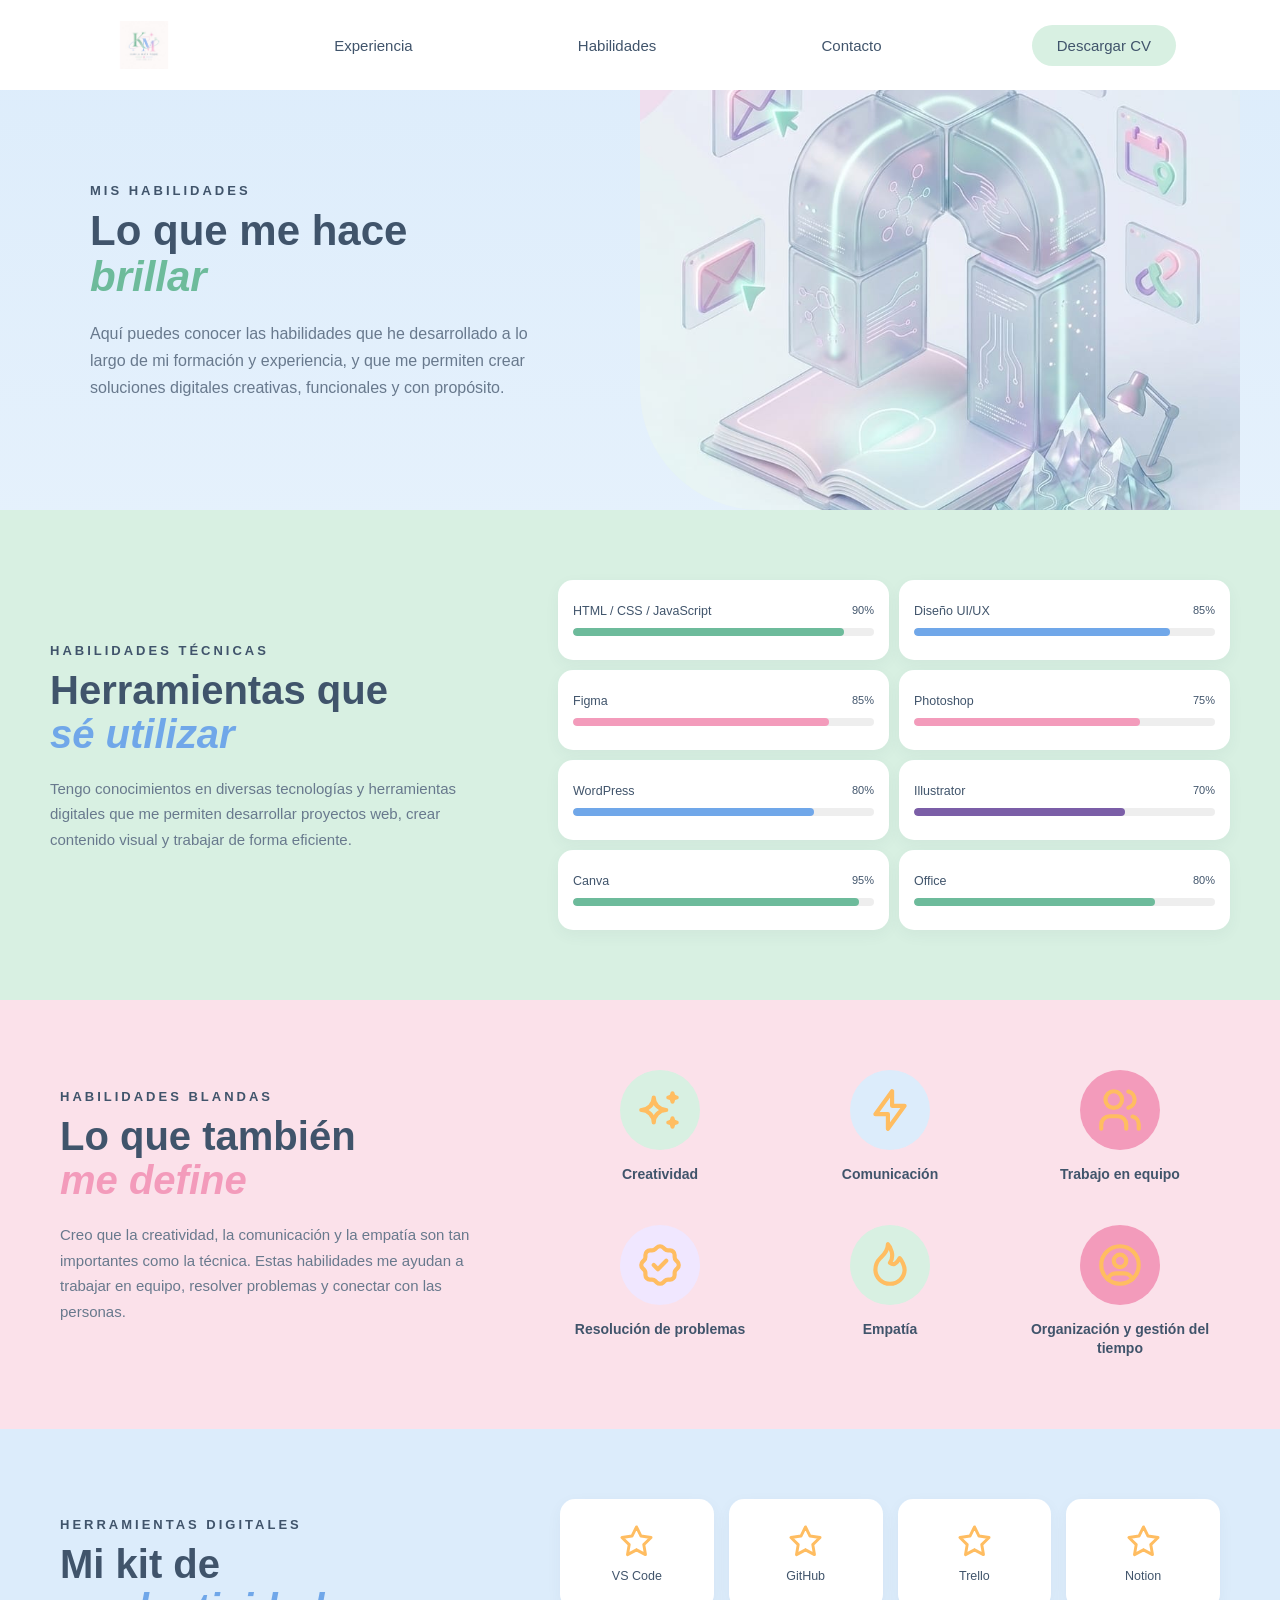
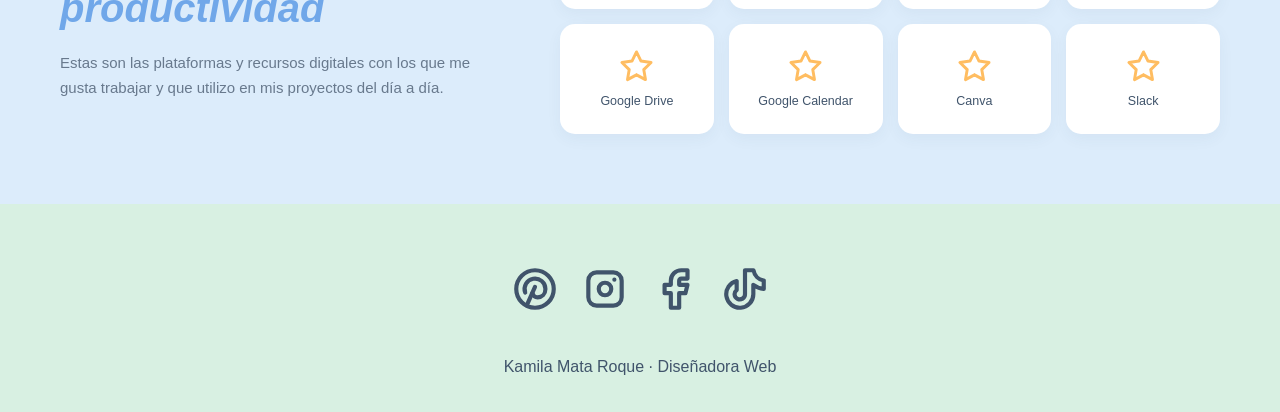
<file: diseñoweb/pages/comentarios.html>
<!DOCTYPE html>
<html lang="es">

<head>
    <meta charset="UTF-8">
    <meta name="viewport" content="width=device-width, initial-scale=1.0">

    <title>Habilidades | Kamila Mata Roque</title>

    <link rel="stylesheet" href="../css/styles.css">
</head>

<body>

    <header>

        <nav class="navegacion-principal contenedor">
            <a href="../index.html"><img src="../img/logo.png" alt="Logo KM"></a>
            <a href="../pages/nosotros.html">Experiencia</a>
            <a href="../pages/comentarios.html" class="activo">Habilidades</a>
            <a href="contacto.html">Contacto</a>
            <a href="../cv/curriculum.pdf" class="boton-cv">Descargar CV</a>
        </nav>
    </header>


    <main>
        <section class="habilidades-hero">
            <div class="habilidades-hero-texto">
                <p class="etiqueta">
                    MIS HABILIDADES
                </p>
                <h1>
                    Lo que me hace
                    <span>brillar</span>
                </h1>
                <p>
                    Aquí puedes conocer las habilidades que he
                    desarrollado a lo largo de mi formación y
                    experiencia, y que me permiten crear soluciones
                    digitales creativas, funcionales y con propósito.
                </p>
            </div>

            <div class="habilidades-hero-imagen">
                <img src="../img/pro1.jpeg"alt="Espacio de trabajo">
            </div>
        </section>

        <section class="habilidades-tecnicas">
            <div class="habilidades-seccion-texto">
                <p class="etiqueta">
                    HABILIDADES TÉCNICAS
                </p>
                <h2>
                    Herramientas que
                    <span>sé utilizar</span>
                </h2>
                <p>
                    Tengo conocimientos en diversas tecnologías
                    y herramientas digitales que me permiten
                    desarrollar proyectos web, crear contenido
                    visual y trabajar de forma eficiente.
                </p>
            </div>

            <div class="lista-habilidades">
                <div class="habilidad">
                    <div class="habilidad-contenido">
                        <div class="habilidad-nombre">
                            <span>HTML / CSS / JavaScript</span>
                            <small>90%</small>
                        </div>
                        <div class="barra">
                            <span style="width: 90%;"></span>
                        </div>
                    </div>
                </div>


                <div class="habilidad">
                    <div class="habilidad-contenido">
                        <div class="habilidad-nombre">
                            <span>Diseño UI/UX</span>
                            <small>85%</small>
                        </div>
                        <div class="barra azul-barra">
                            <span style="width: 85%;"></span>
                        </div>
                    </div>
                </div>

                <div class="habilidad">
                    <div class="habilidad-contenido">
                        <div class="habilidad-nombre">
                            <span>Figma</span>
                            <small>85%</small>
                        </div>

                        <div class="barra rosa-barra">
                            <span style="width: 85%;"></span>
                        </div>
                    </div>
                </div>


                <div class="habilidad">
                    <div class="habilidad-contenido">
                        <div class="habilidad-nombre">
                            <span>Photoshop</span>
                            <small>75%</small>
                        </div>
                        <div class="barra rosa-barra">
                            <span style="width: 75%;"></span>
                        </div>
                    </div>
                </div>


                <div class="habilidad">
                    <div class="habilidad-contenido">
                        <div class="habilidad-nombre">
                            <span>WordPress</span>
                            <small>80%</small>
                        </div>
                        <div class="barra azul-barra">
                            <span style="width: 80%;"></span>
                        </div>
                    </div>
                </div>


                <div class="habilidad">
                    <div class="habilidad-contenido">
                        <div class="habilidad-nombre">
                            <span>Illustrator</span>
                            <small>70%</small>
                        </div>

                        <div class="barra lila-barra">
                            <span style="width: 70%;"></span>
                        </div>
                    </div>
                </div>


                <div class="habilidad">
                    <div class="habilidad-contenido">
                        <div class="habilidad-nombre">
                            <span>Canva</span>
                            <small>95%</small>
                        </div>
                        <div class="barra">
                            <span style="width: 95%;"></span>
                        </div>
                    </div>
                </div>


                <div class="habilidad">
                    <div class="habilidad-contenido">
                        <div class="habilidad-nombre">
                            <span>Office</span>
                            <small>80%</small>
                        </div>
                        <div class="barra">
                            <span style="width: 80%;"></span>
                        </div>
                    </div>
                </div>
            </div>
        </section>

        <section class="habilidades-blandas">
            <div class="blandas-texto">
                <p class="etiqueta">
                    HABILIDADES BLANDAS
                </p>

                <h2>
                    Lo que también
                    <span>me define</span>
                </h2>

                <p>
                    Creo que la creatividad, la comunicación y
                    la empatía son tan importantes como la técnica.
                    Estas habilidades me ayudan a trabajar en equipo,
                    resolver problemas y conectar con las personas.
                </p>

            </div>

            <div class="blandas-grid">
                <div class="habilidad-blanda">
                    <div class="circulo verde">
                        <svg xmlns="http://www.w3.org/2000/svg" width="50" height="50" viewBox="0 0 24 24" fill="none" stroke="#ffbd61" stroke-width="2" stroke-linecap="round" stroke-linejoin="round" class="icon icon-tabler icons-tabler-outline icon-tabler-sparkles">
	                        <path stroke="none" d="M0 0h24v24H0z" fill="none" />
	                        <path d="M16 18a2 2 0 0 1 2 2a2 2 0 0 1 2 -2a2 2 0 0 1 -2 -2a2 2 0 0 1 -2 2m0 -12a2 2 0 0 1 2 2a2 2 0 0 1 2 -2a2 2 0 0 1 -2 -2a2 2 0 0 1 -2 2m-7 12a6 6 0 0 1 6 -6a6 6 0 0 1 -6 -6a6 6 0 0 1 -6 6a6 6 0 0 1 6 6" />
                        </svg>
                    </div>

                    <h3>
                        Creatividad
                    </h3>

                </div>


                <div class="habilidad-blanda">
                    <div class="circulo azul">
                        <svg xmlns="http://www.w3.org/2000/svg" width="50" height="50" viewBox="0 0 24 24" fill="none" stroke="#ffbd61" stroke-width="2" stroke-linecap="round" stroke-linejoin="round" class="icon icon-tabler icons-tabler-outline icon-tabler-bolt">
	                        <path stroke="none" d="M0 0h24v24H0z" fill="none" />
	                        <path d="M13 3l0 7l6 0l-8 11l0 -7l-6 0l8 -11" />
                        </svg>
                    </div>

                    <h3>
                        Comunicación
                    </h3>

                </div>


                <div class="habilidad-blanda">
                    <div class="circulo rosa">
                        <svg xmlns="http://www.w3.org/2000/svg" width="50" height="50" viewBox="0 0 24 24" fill="none" stroke="#ffbd61" stroke-width="2" stroke-linecap="round" stroke-linejoin="round" class="icon icon-tabler icons-tabler-outline icon-tabler-users">
	                        <path stroke="none" d="M0 0h24v24H0z" fill="none" />
	                        <path d="M5 7a4 4 0 1 0 8 0a4 4 0 1 0 -8 0" />
	                        <path d="M3 21v-2a4 4 0 0 1 4 -4h4a4 4 0 0 1 4 4v2" />
	                        <path d="M16 3.13a4 4 0 0 1 0 7.75" />
	                        <path d="M21 21v-2a4 4 0 0 0 -3 -3.85" />
                        </svg>
                    </div>

                    <h3>
                        Trabajo en equipo
                    </h3>

                </div>


                <div class="habilidad-blanda">

                    <div class="circulo lila">
                        <svg xmlns="http://www.w3.org/2000/svg" width="50" height="50" viewBox="0 0 24 24" fill="none" stroke="#ffbd61" stroke-width="2" stroke-linecap="round" stroke-linejoin="round" class="icon icon-tabler icons-tabler-outline icon-tabler-rosette-discount-check">
	<path stroke="none" d="M0 0h24v24H0z" fill="none" />
	<path d="M5 7.2a2.2 2.2 0 0 1 2.2 -2.2h1a2.2 2.2 0 0 0 1.55 -.64l.7 -.7a2.2 2.2 0 0 1 3.12 0l.7 .7c.412 .41 .97 .64 1.55 .64h1a2.2 2.2 0 0 1 2.2 2.2v1c0 .58 .23 1.138 .64 1.55l.7 .7a2.2 2.2 0 0 1 0 3.12l-.7 .7a2.2 2.2 0 0 0 -.64 1.55v1a2.2 2.2 0 0 1 -2.2 2.2h-1a2.2 2.2 0 0 0 -1.55 .64l-.7 .7a2.2 2.2 0 0 1 -3.12 0l-.7 -.7a2.2 2.2 0 0 0 -1.55 -.64h-1a2.2 2.2 0 0 1 -2.2 -2.2v-1a2.2 2.2 0 0 0 -.64 -1.55l-.7 -.7a2.2 2.2 0 0 1 0 -3.12l.7 -.7a2.2 2.2 0 0 0 .64 -1.55v-1" />
	<path d="M9 12l2 2l4 -4" />
</svg>
                    </div>

                    <h3>
                        Resolución
                        de problemas
                    </h3>

                </div>


                <div class="habilidad-blanda">

                    <div class="circulo verde">
                        <svg xmlns="http://www.w3.org/2000/svg" width="50" height="50" viewBox="0 0 24 24" fill="none" stroke="#ffbd61" stroke-width="2" stroke-linecap="round" stroke-linejoin="round" class="icon icon-tabler icons-tabler-outline icon-tabler-flame">
	                        <path stroke="none" d="M0 0h24v24H0z" fill="none" />
	                        <path d="M12 10.941c2.333 -3.308 .167 -7.823 -1 -8.941c0 3.395 -2.235 5.299 -3.667 6.706c-1.43 1.408 -2.333 3.294 -2.333 5.588c0 3.704 3.134 6.706 7 6.706c3.866 0 7 -3.002 7 -6.706c0 -1.712 -1.232 -4.403 -2.333 -5.588c-2.084 3.353 -3.257 3.353 -4.667 2.235" />
                        </svg>
                    </div>

                    <h3>
                        Empatía
                    </h3>

                </div>


                <div class="habilidad-blanda">

                    <div class="circulo rosa">
                        <svg xmlns="http://www.w3.org/2000/svg" width="50" height="50" viewBox="0 0 24 24" fill="none" stroke="#ffbd61" stroke-width="2" stroke-linecap="round" stroke-linejoin="round" class="icon icon-tabler icons-tabler-outline icon-tabler-user-circle">
	<path stroke="none" d="M0 0h24v24H0z" fill="none" />
	<path d="M3 12a9 9 0 1 0 18 0a9 9 0 1 0 -18 0" />
	<path d="M9 10a3 3 0 1 0 6 0a3 3 0 1 0 -6 0" />
	<path d="M6.168 18.849a4 4 0 0 1 3.832 -2.849h4a4 4 0 0 1 3.834 2.855" />
</svg>
                    </div>

                    <h3>
                        Organización
                        y gestión del tiempo
                    </h3>

                </div>

            </div>

        </section>


        <section class="herramientas-digitales">

            <div class="herramientas-texto">

                <p class="etiqueta">
                    HERRAMIENTAS DIGITALES
                </p>

                <h2>
                    Mi kit de
                    <span>productividad</span>
                </h2>

                <p>
                    Estas son las plataformas y recursos digitales
                    con los que me gusta trabajar y que utilizo
                    en mis proyectos del día a día.
                </p>
            </div>


            <div class="herramientas-grid">

                <div class="herramienta">
                    <svg xmlns="http://www.w3.org/2000/svg" width="35" height="35" viewBox="0 0 24 24" fill="none" stroke="#ffbd61" stroke-width="2" stroke-linecap="round" stroke-linejoin="round" class="icon icon-tabler icons-tabler-outline icon-tabler-star">
	                    <path stroke="none" d="M0 0h24v24H0z" fill="none" />
	                    <path d="M12 17.75l-6.172 3.245l1.179 -6.873l-5 -4.867l6.9 -1l3.086 -6.253l3.086 6.253l6.9 1l-5 4.867l1.179 6.873l-6.158 -3.245" />
                    </svg>
                    <span>VS Code</span>
                </div>

                <div class="herramienta">
                    <svg xmlns="http://www.w3.org/2000/svg" width="35" height="35" viewBox="0 0 24 24" fill="none" stroke="#ffbd61" stroke-width="2" stroke-linecap="round" stroke-linejoin="round" class="icon icon-tabler icons-tabler-outline icon-tabler-star">
	                    <path stroke="none" d="M0 0h24v24H0z" fill="none" />
	                    <path d="M12 17.75l-6.172 3.245l1.179 -6.873l-5 -4.867l6.9 -1l3.086 -6.253l3.086 6.253l6.9 1l-5 4.867l1.179 6.873l-6.158 -3.245" />
                    </svg>
                    <span>GitHub</span>
                </div>

                <div class="herramienta">
                    <svg xmlns="http://www.w3.org/2000/svg" width="35" height="35" viewBox="0 0 24 24" fill="none" stroke="#ffbd61" stroke-width="2" stroke-linecap="round" stroke-linejoin="round" class="icon icon-tabler icons-tabler-outline icon-tabler-star">
	                    <path stroke="none" d="M0 0h24v24H0z" fill="none" />
	                    <path d="M12 17.75l-6.172 3.245l1.179 -6.873l-5 -4.867l6.9 -1l3.086 -6.253l3.086 6.253l6.9 1l-5 4.867l1.179 6.873l-6.158 -3.245" />
                    </svg>
                    <span>Trello</span>
                </div>

                <div class="herramienta">
                        <svg xmlns="http://www.w3.org/2000/svg" width="35" height="35" viewBox="0 0 24 24" fill="none" stroke="#ffbd61" stroke-width="2" stroke-linecap="round" stroke-linejoin="round" class="icon icon-tabler icons-tabler-outline icon-tabler-star">
                            <path stroke="none" d="M0 0h24v24H0z" fill="none" />
                            <path d="M12 17.75l-6.172 3.245l1.179 -6.873l-5 -4.867l6.9 -1l3.086 -6.253l3.086 6.253l6.9 1l-5 4.867l1.179 6.873l-6.158 -3.245" />
                        </svg>
                    <span>Notion</span>
                </div>

                <div class="herramienta">
                    <svg xmlns="http://www.w3.org/2000/svg" width="35" height="35" viewBox="0 0 24 24" fill="none" stroke="#ffbd61" stroke-width="2" stroke-linecap="round" stroke-linejoin="round" class="icon icon-tabler icons-tabler-outline icon-tabler-star">
	                    <path stroke="none" d="M0 0h24v24H0z" fill="none" />
	                    <path d="M12 17.75l-6.172 3.245l1.179 -6.873l-5 -4.867l6.9 -1l3.086 -6.253l3.086 6.253l6.9 1l-5 4.867l1.179 6.873l-6.158 -3.245" />
                    </svg>
                    <span>Google Drive</span>
                </div>

                <div class="herramienta">
                    <svg xmlns="http://www.w3.org/2000/svg" width="35" height="35" viewBox="0 0 24 24" fill="none" stroke="#ffbd61" stroke-width="2" stroke-linecap="round" stroke-linejoin="round" class="icon icon-tabler icons-tabler-outline icon-tabler-star">
	                    <path stroke="none" d="M0 0h24v24H0z" fill="none" />
	                    <path d="M12 17.75l-6.172 3.245l1.179 -6.873l-5 -4.867l6.9 -1l3.086 -6.253l3.086 6.253l6.9 1l-5 4.867l1.179 6.873l-6.158 -3.245" />
                    </svg>
                    <span>Google Calendar</span>
                </div>

                <div class="herramienta">
                    <svg xmlns="http://www.w3.org/2000/svg" width="35" height="35" viewBox="0 0 24 24" fill="none" stroke="#ffbd61" stroke-width="2" stroke-linecap="round" stroke-linejoin="round" class="icon icon-tabler icons-tabler-outline icon-tabler-star">
	                    <path stroke="none" d="M0 0h24v24H0z" fill="none" />
	                    <path d="M12 17.75l-6.172 3.245l1.179 -6.873l-5 -4.867l6.9 -1l3.086 -6.253l3.086 6.253l6.9 1l-5 4.867l1.179 6.873l-6.158 -3.245" />
                    </svg>
                    <span>Canva</span>
                </div>

                <div class="herramienta">
                    <svg xmlns="http://www.w3.org/2000/svg" width="35" height="35" viewBox="0 0 24 24" fill="none" stroke="#ffbd61" stroke-width="2" stroke-linecap="round" stroke-linejoin="round" class="icon icon-tabler icons-tabler-outline icon-tabler-star">
	                    <path stroke="none" d="M0 0h24v24H0z" fill="none" />
	                    <path d="M12 17.75l-6.172 3.245l1.179 -6.873l-5 -4.867l6.9 -1l3.086 -6.253l3.086 6.253l6.9 1l-5 4.867l1.179 6.873l-6.158 -3.245" />
                    </svg>
                    <span>Slack</span>
                </div>
            </div>
        </section>
    </main>


    <footer>
         <div class="redes-sociales">
            <a href="https://pin.it/jkXwclWPa" aria-label="Pinterest">
             <svg xmlns="http://www.w3.org/2000/svg" width="50" height="50" viewBox="0 0 24 24" fill="none" stroke="currentColor" stroke-width="2" stroke-linecap="round" stroke-linejoin="round" class="icon icon-tabler icons-tabler-outline icon-tabler-brand-pinterest"><path stroke="none" d="M0 0h24v24H0z" fill="none" /><path d="M8 20l4 -9" /><path d="M10.7 14c.437 1.263 1.43 2 2.55 2c2.071 0 3.75 -1.554 3.75 -4a5 5 0 1 0 -9.7 1.7" /><path d="M3 12a9 9 0 1 0 18 0a9 9 0 1 0 -18 0" /></svg>
            </a>
            <a href="https://www.instagram.com/kami_roq02?igsi=NDc1dGpqNjk3Mm1j" aria-label="Instagram">
                <svg xmlns="http://www.w3.org/2000/svg" width="50" height="50" viewBox="0 0 24 24" fill="none" stroke="currentColor" stroke-width="2" stroke-linecap="round" stroke-linejoin="round" class="icon icon-tabler icons-tabler-outline icon-tabler-brand-instagram"><path stroke="none" d="M0 0h24v24H0z" fill="none" /><path d="M4 8a4 4 0 0 1 4 -4h8a4 4 0 0 1 4 4v8a4 4 0 0 1 -4 4h-8a4 4 0 0 1 -4 -4l0 -8" /><path d="M9 12a3 3 0 1 0 6 0a3 3 0 0 0 -6 0" /><path d="M16.5 7.5v.01" /></svg>
            </a>
            <a href="https://www.facebook.com/share/1EtbftNYJp/" aria-label="Facebook">
                <svg xmlns="http://www.w3.org/2000/svg" width="50" height="50" viewBox="0 0 24 24" fill="none" stroke="currentColor" stroke-width="2" stroke-linecap="round" stroke-linejoin="round" class="icon icon-tabler icons-tabler-outline icon-tabler-brand-facebook"><path stroke="none" d="M0 0h24v24H0z" fill="none" /><path d="M7 10v4h3v7h4v-7h3l1 -4h-4v-2a1 1 0 0 1 1 -1h3v-4h-3a5 5 0 0 0 -5 5v2h-3" /></svg>
            </a>
            <a href="https://www.tiktok.com/@kamilamata73?_r=1&_t=ZS-999kJkwm1GH" aria-label="TikTok">
                <svg xmlns="http://www.w3.org/2000/svg" width="50" height="50" viewBox="0 0 24 24" fill="none" stroke="currentColor" stroke-width="2" stroke-linecap="round" stroke-linejoin="round" class="icon icon-tabler icons-tabler-outline icon-tabler-brand-tiktok"><path stroke="none" d="M0 0h24v24H0z" fill="none" /><path d="M21 7.917v4.034a9.948 9.948 0 0 1 -5 -1.951v4.5a6.5 6.5 0 1 1 -8 -6.326v4.326a2.5 2.5 0 1 0 4 2v-11.5h4.083a6.005 6.005 0 0 0 4.917 4.917" /></svg>
            </a>
        </div>
        <p>
            Kamila Mata Roque · Diseñadora Web
        </p>
    </footer>

</body>
</html>
</file>
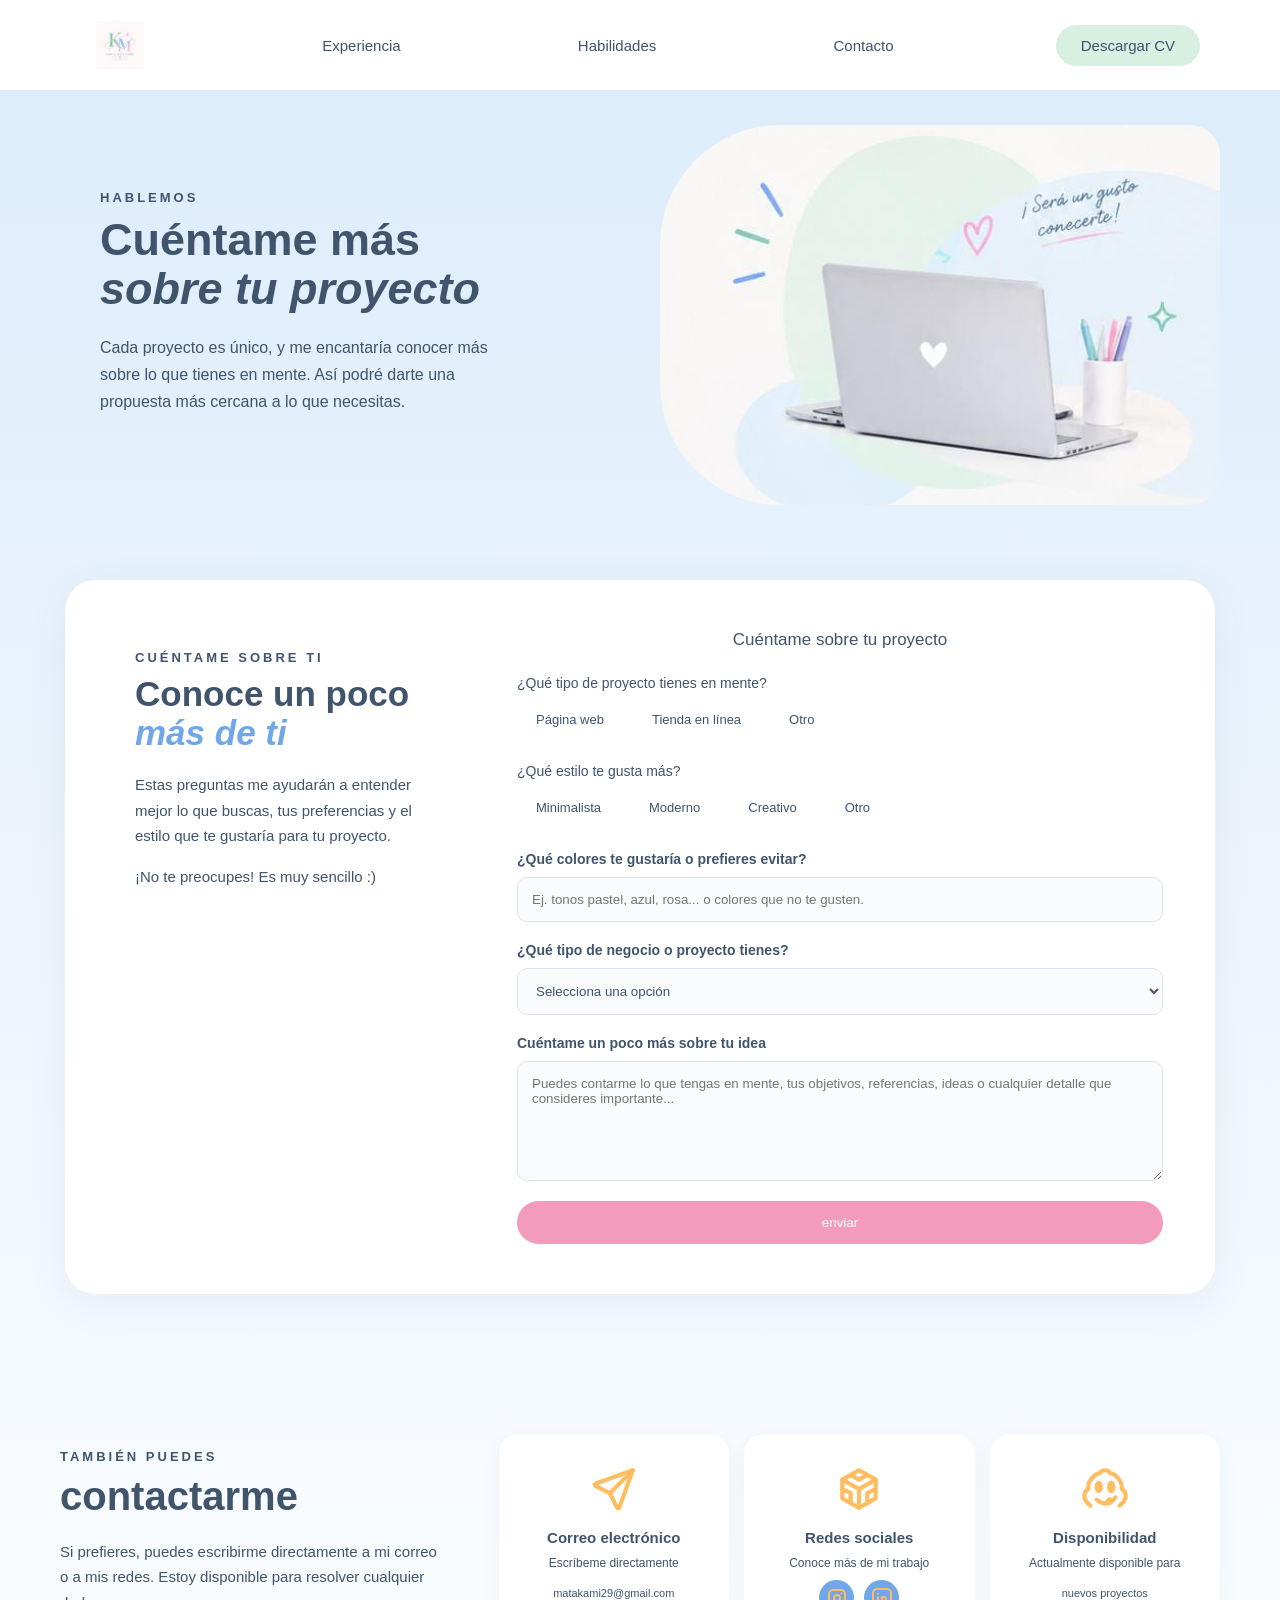
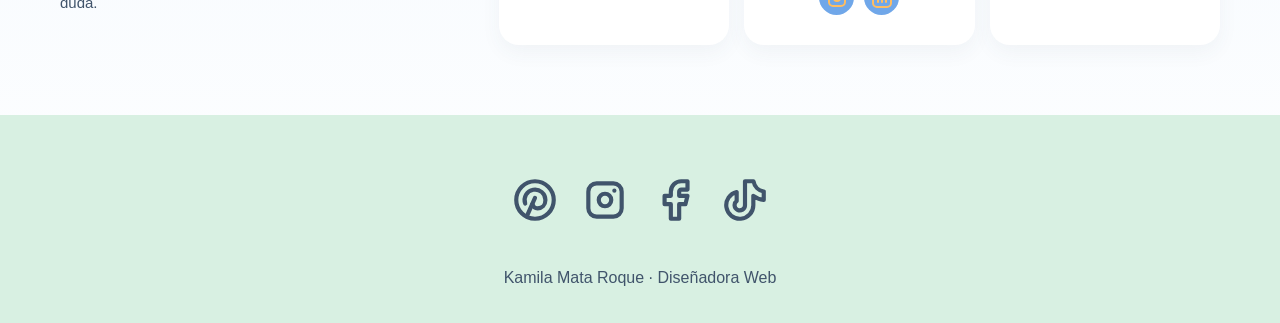
<file: diseñoweb/pages/contacto.html>
<!DOCTYPE html>
<html lang="es">

<head>

    <meta charset="UTF-8">

    <meta name="viewport" content="width=device-width, initial-scale=1.0">

    <title>Contacto | Kamila Mata Roque</title>

    <link rel="stylesheet" href="../css/styles.css">

</head>


<body>
    <header>
        <nav class="navegacion-principal">
                <a href="../index.html"><img src="../img/logo.png"  alt="Logo" width="100"></a>
                <a href="nosotros.html">Experiencia</a>
                <a href="comentarios.html">Habilidades</a>
                <a href="contacto.html" class="activo">Contacto</a>
                <a href="../cv/curriculum.pdf"class="boton-cv">Descargar CV</a>
        </nav>
    </header>

    <main>
        <section class="contacto-hero">
            <div class="contacto-hero-texto">
                <p class="etiqueta">HABLEMOS</p>
                <h1>
                    Cuéntame más
                    <span>sobre tu proyecto</span>
                </h1>
                <p>
                    Cada proyecto es único, y me encantaría conocer
                    más sobre lo que tienes en mente. Así podré darte
                    una propuesta más cercana a lo que necesitas.
                </p>
            </div>


            <div class="contacto-hero-imagen">
                <img src="../img/hab1.jpeg"alt="Espacio de trabajo de diseño web">
            </div>
    </section>


    <section class="seccion-formulario"
        div="formulario-contacto">
            <div class="formulario-introduccion">
                <p class="etiqueta">CUÉNTAME SOBRE TI</p>
                <h2>
                    Conoce un poco
                    <span>más de ti</span>
                </h2>
                <p>
                    Estas preguntas me ayudarán a entender mejor
                    lo que buscas, tus preferencias y el estilo
                    que te gustaría para tu proyecto.
                </p>
                <p>
                    ¡No te preocupes!
                    Es muy sencillo :)
            </div>


            <form action="#" class="formulario">
                <fieldset>
                    <legend>
                        Cuéntame sobre tu proyecto
                    </legend>
                    <div class="campo-formulario">
                        <label>
                            ¿Qué tipo de proyecto tienes en mente?
                        </label>
                        <div class="opciones">
                            <label class="opcion">
                                <input type="radio"
                                       name="proyecto"
                                       value="pagina-web">
                                <span>Página web</span>
                            </label>

                            <label class="opcion">
                                <input type="radio"
                                       name="proyecto"
                                       value="tienda">
                                <span>Tienda en línea</span>
                            </label>

                            <label class="opcion">
                                <input type="radio"
                                       name="proyecto"
                                       value="otro">

                                <span>Otro</span>
                            </label>
                        </div>
                    </div>

                    <div class="campo-formulario">
                        <label>
                            ¿Qué estilo te gusta más?
                        </label>
                        <div class="opciones">
                            <label class="opcion">
                                <input type="radio"
                                       name="estilo"
                                       value="minimalista">

                                <span>Minimalista</span>
                            </label>

                            <label class="opcion">
                                <input type="radio"
                                       name="estilo"
                                       value="moderno">

                                <span>Moderno</span>
                            </label>

                            <label class="opcion">
                                <input type="radio"
                                       name="estilo"
                                       value="creativo">

                                <span>Creativo</span>
                            </label>

                            <label class="opcion">
                                <input type="radio"
                                       name="estilo"
                                       value="otro">
                                <span>Otro</span>
                            </label>
                        </div>
                    </div>

                    <div class="campo">
                        <label for="colores">
                            ¿Qué colores te gustaría o prefieres evitar?
                        </label>
                        <input
                            id="colores"
                            type="text"
                            class="input-text"
                            placeholder="Ej. tonos pastel, azul, rosa... o colores que no te gusten.">
                    </div>

                    <div class="campo">
                        <label for="negocio">
                            ¿Qué tipo de negocio o proyecto tienes?
                        </label>

                        <select id="negocio"
                                class="input-text">

                            <option value="">Selecciona una opción</option>
                            <option value="emprendimiento">Emprendimiento</option>
                            <option value="negocio">Negocio</option>
                            <option value="marca-personal">Marca personal</option>
                            <option value="proyecto-escolar">Proyecto escolar</option>
                            <option value="otro">Otro</option>
                        </select>
                    </div>

                    <div class="campo">
                        <label for="mensaje">
                            Cuéntame un poco más sobre tu idea
                        </label>
                        <textarea
                            id="mensaje"
                            class="input-text"
                            placeholder="Puedes contarme lo que tengas en mente, tus objetivos, referencias, ideas o cualquier detalle que consideres importante..."
                        ></textarea>
                    </div>

                    <div class="enviar">
                                <input type="submit" value="enviar" class="boton boton-verde">
                            </div>
                </fieldset>
            </form>
        </section>

        <section class="otras-formas">
            <div class="otras-texto">
                <p class="etiqueta">
                    TAMBIÉN PUEDES
                </p>

                <h2>
                    contactarme
                </h2>

                <p>
                    Si prefieres, puedes escribirme directamente
                    a mi correo o a mis redes. Estoy disponible
                    para resolver cualquier duda.
                </p>

            </div>


            <div class="contacto-tarjetas">
                <div class="tarjeta-contacto">
                    <div class="icono-contacto verde">
                        <svg xmlns="http://www.w3.org/2000/svg" width="50" height="50" viewBox="0 0 24 24" fill="none" stroke="#ffbd61" stroke-width="2" stroke-linecap="round" stroke-linejoin="round" class="icon icon-tabler icons-tabler-outline icon-tabler-send">
	                        <path stroke="none" d="M0 0h24v24H0z" fill="none" />
	                        <path d="M10 14l11 -11" />
	                        <path d="M21 3l-6.5 18a.55 .55 0 0 1 -1 0l-3.5 -7l-7 -3.5a.55 .55 0 0 1 0 -1l18 -6.5" />
                        </svg>
                    </div>
                    <h3>
                        Correo electrónico
                    </h3>
                    <p>
                        Escríbeme directamente
                    </p>
                    <span>
                        matakami29@gmail.com
                    </span>
                </div>


                <div class="tarjeta-contacto">
                    <div class="icono-contacto azul">
                        <svg xmlns="http://www.w3.org/2000/svg" width="50" height="50" viewBox="0 0 24 24" fill="none" stroke="#ffbd61" stroke-width="2" stroke-linecap="round" stroke-linejoin="round" class="icon icon-tabler icons-tabler-outline icon-tabler-brand-codesandbox">
	                        <path stroke="none" d="M0 0h24v24H0z" fill="none" />
	                        <path d="M20 7.5v9l-4 2.25l-4 2.25l-4 -2.25l-4 -2.25v-9l4 -2.25l4 -2.25l4 2.25l4 2.25" />
	                        <path d="M12 12l4 -2.25l4 -2.25" />
	                        <path d="M12 12l0 9" />
	                        <path d="M12 12l-4 -2.25l-4 -2.25" />
	                        <path d="M20 12l-4 2v4.75" />
	                    <path d="M4 12l4 2l0 4.75" />
	        <path d="M8 5.25l4 2.25l4 -2.25" />
</svg>
                    </div>
                    <h3>
                        Redes sociales
                    </h3>
                    <p>
                        Conoce más de mi trabajo
                    </p>
                    <div class="redes-contacto">
                        <a href="https://www.instagram.com/kami_roq02?igsi=NDc1dGpqNjk3Mm1j" aria-label="Instagram">
                            <svg xmlns="http://www.w3.org/2000/svg" width="24" height="24" viewBox="0 0 24 24" fill="none" stroke="#ffbd61" stroke-width="2" stroke-linecap="round" stroke-linejoin="round" class="icon icon-tabler icons-tabler-outline icon-tabler-brand-instagram">
	                            <path stroke="none" d="M0 0h24v24H0z" fill="none" />
	                            <path d="M4 8a4 4 0 0 1 4 -4h8a4 4 0 0 1 4 4v8a4 4 0 0 1 -4 4h-8a4 4 0 0 1 -4 -4l0 -8" />
	                            <path d="M9 12a3 3 0 1 0 6 0a3 3 0 0 0 -6 0" />
                                <path d="M16.5 7.5v.01" />
                            </svg>
                        </a>
                            <a href="#" aria-label="LinkedIn">
                                <svg xmlns="http://www.w3.org/2000/svg" width="24" height="24" viewBox="0 0 24 24" fill="none" stroke="#ffbd61" stroke-width="2" stroke-linecap="round" stroke-linejoin="round" class="icon icon-tabler icons-tabler-outline icon-tabler-brand-linkedin">
	<path stroke="none" d="M0 0h24v24H0z" fill="none" />
	<path d="M8 11v5" />
	<path d="M8 8v.01" />
	<path d="M12 16v-5" />
	<path d="M16 16v-3a2 2 0 1 0 -4 0" />
	<path d="M3 7a4 4 0 0 1 4 -4h10a4 4 0 0 1 4 4v10a4 4 0 0 1 -4 4h-10a4 4 0 0 1 -4 -4l0 -10" />
</svg>
                            </a>
                    </div>
                </div>


                <div class="tarjeta-contacto">
                    <div class="icono-contacto rosa">
                        <svg xmlns="http://www.w3.org/2000/svg" width="50" height="50" viewBox="0 0 24 24" fill="none" stroke="#ffbd61" stroke-width="2" stroke-linecap="round" stroke-linejoin="round" class="icon icon-tabler icons-tabler-outline icon-tabler-michelin-bib-gourmand">
	<path stroke="none" d="M0 0h24v24H0z" fill="none" />
	<path d="M4.97 20c-2.395 -1.947 -4.763 -5.245 -1.005 -8c-.52 -4 3.442 -7.5 5.524 -7.5c.347 -1 1.499 -1.5 2.54 -1.5c1.04 0 2.135 .5 2.482 1.5c2.082 0 6.044 3.5 5.524 7.5c3.758 2.755 1.39 6.053 -1.005 8" />
	<path d="M8 11a1 2 0 1 0 2 0a1 2 0 1 0 -2 0" />
	<path d="M14 11a1 2 0 1 0 2 0a1 2 0 1 0 -2 0" />
	<path d="M8 17.085c3.5 2.712 6.5 2.712 9 -1.085" />
	<path d="M13 18.5c.815 -2.337 1.881 -1.472 2 -.55" />
</svg>
                    </div>
                    <h3>
                        Disponibilidad
                    </h3>
                    <p>
                        Actualmente disponible para
                    </p>
                    <span>nuevos proyectos</span>
                </div>
            </div>
        </section>
    </main>

    <footer>
         <div class="redes-sociales">
            <a href="https://pin.it/jkXwclWPa" aria-label="Pinterest">
             <svg xmlns="http://www.w3.org/2000/svg" width="50" height="50" viewBox="0 0 24 24" fill="none" stroke="currentColor" stroke-width="2" stroke-linecap="round" stroke-linejoin="round" class="icon icon-tabler icons-tabler-outline icon-tabler-brand-pinterest"><path stroke="none" d="M0 0h24v24H0z" fill="none" /><path d="M8 20l4 -9" /><path d="M10.7 14c.437 1.263 1.43 2 2.55 2c2.071 0 3.75 -1.554 3.75 -4a5 5 0 1 0 -9.7 1.7" /><path d="M3 12a9 9 0 1 0 18 0a9 9 0 1 0 -18 0" /></svg>
            </a>
            <a href="https://www.instagram.com/kami_roq02?igsi=NDc1dGpqNjk3Mm1j" aria-label="Instagram">
                <svg xmlns="http://www.w3.org/2000/svg" width="50" height="50" viewBox="0 0 24 24" fill="none" stroke="currentColor" stroke-width="2" stroke-linecap="round" stroke-linejoin="round" class="icon icon-tabler icons-tabler-outline icon-tabler-brand-instagram"><path stroke="none" d="M0 0h24v24H0z" fill="none" /><path d="M4 8a4 4 0 0 1 4 -4h8a4 4 0 0 1 4 4v8a4 4 0 0 1 -4 4h-8a4 4 0 0 1 -4 -4l0 -8" /><path d="M9 12a3 3 0 1 0 6 0a3 3 0 0 0 -6 0" /><path d="M16.5 7.5v.01" /></svg>
            </a>
            <a href="https://www.facebook.com/share/1EtbftNYJp/" aria-label="Facebook">
                <svg xmlns="http://www.w3.org/2000/svg" width="50" height="50" viewBox="0 0 24 24" fill="none" stroke="currentColor" stroke-width="2" stroke-linecap="round" stroke-linejoin="round" class="icon icon-tabler icons-tabler-outline icon-tabler-brand-facebook"><path stroke="none" d="M0 0h24v24H0z" fill="none" /><path d="M7 10v4h3v7h4v-7h3l1 -4h-4v-2a1 1 0 0 1 1 -1h3v-4h-3a5 5 0 0 0 -5 5v2h-3" /></svg>
            </a>
            <a href="https://www.tiktok.com/@kamilamata73?_r=1&_t=ZS-999kJkwm1GH" aria-label="TikTok">
                <svg xmlns="http://www.w3.org/2000/svg" width="50" height="50" viewBox="0 0 24 24" fill="none" stroke="currentColor" stroke-width="2" stroke-linecap="round" stroke-linejoin="round" class="icon icon-tabler icons-tabler-outline icon-tabler-brand-tiktok"><path stroke="none" d="M0 0h24v24H0z" fill="none" /><path d="M21 7.917v4.034a9.948 9.948 0 0 1 -5 -1.951v4.5a6.5 6.5 0 1 1 -8 -6.326v4.326a2.5 2.5 0 1 0 4 2v-11.5h4.083a6.005 6.005 0 0 0 4.917 4.917" /></svg>
            </a>
        </div>
        <p>
            Kamila Mata Roque · Diseñadora Web
        </p>
    </footer>
</body>
</html>
</file>
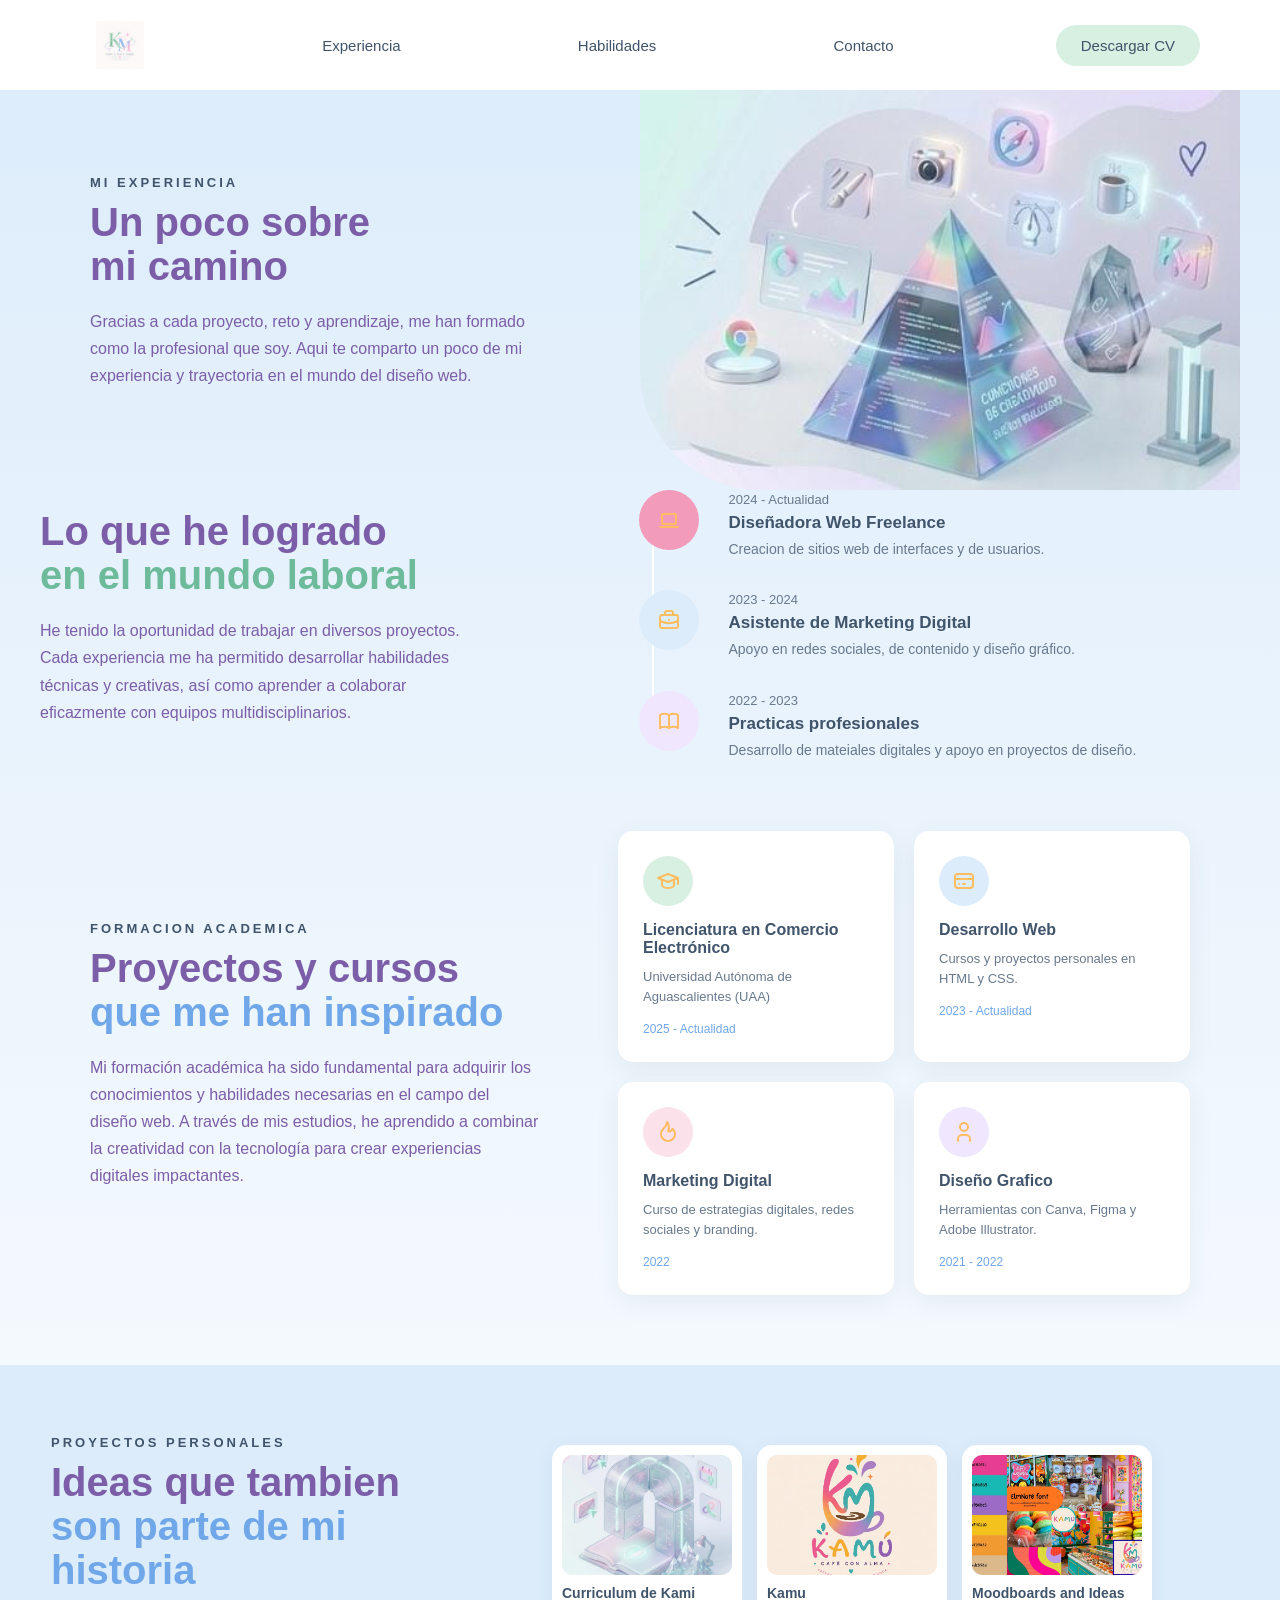
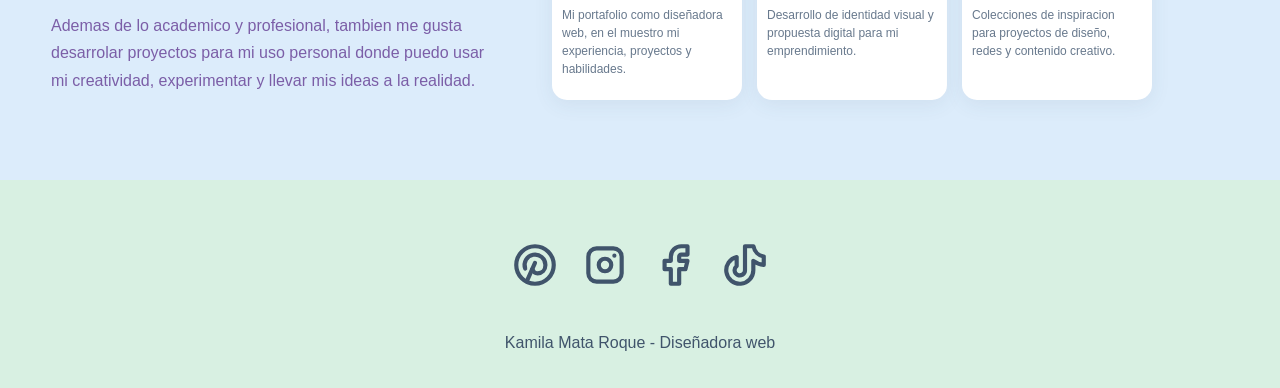
<file: diseñoweb/pages/nosotros.html>
<!DOCTYPE html>
<html lang="es">
<head>
    <meta charset="UTF-8">
    <meta name="viewport" content="width=device-width, initial-scale=1.0">
    <title>Experiencia</title>
    <link rel="stylesheet" href="../css/styles.css">
</head>
<body>
    <header>
        <div class="encabezado">
           <div class="logo">
                <!-- <img src="img/logo.png" alt="Logo" width="100"> -->
            </div> 
            <nav class="navegacion-principal">
                <a href="../index.html"><img src="../img/logo.png"  alt="Logo" width="100"></a>
                <a href="../pages/nosotros.html">Experiencia</a>
                <a href="comentarios.html">Habilidades</a>
                <a href="contacto.html">Contacto</a>
                <a href="../cv/curriculum.pdf" class="boton-cv">Descargar CV</a>
            </nav>
        </div>
    </header>
    <main>
        <section class="experiencia-intro">
            <div class="experiencia-texto">
                <p class="etiqueta">
                    Mi experiencia
                </p>
                <h1>
                    Un poco sobre
                    <span>
                        mi camino
                    </span>
                </h1>
                <p>
                    Gracias a cada proyecto, reto y aprendizaje, me han formado como la profesional que soy. Aqui te comparto un poco de mi experiencia y trayectoria en el mundo del diseño web.
                </p>
            </div>
            <div class="exp-imagen">
                <img src="../img/exp1.jpeg" alt="Imagen de experiencia">
            </div>
        </section>

        <section class="experiencia-profecional">
            <div class="exp-contenido">
                <div class="exp-descripcion">
                    <h2>Lo que he logrado
                        <span>en el mundo laboral</span>
                    </h2>
                    <p>
                        He tenido la oportunidad de trabajar en diversos proyectos. Cada experiencia me ha permitido desarrollar habilidades técnicas y creativas, así como aprender a colaborar eficazmente con equipos multidisciplinarios.
                    </p>
                </div>

                <div class="linea-tiempo">
                <div class="exp-ltem">
                    <div class="exp-icono1">
                        <svg xmlns="http://www.w3.org/2000/svg" width="24" height="24" viewBox="0 0 24 24" fill="none"         stroke="#ffbd61" stroke-width="2" stroke-linecap="round" stroke-linejoin="round" class="icon icon-tabler icons-tabler-outline icon-tabler-device-laptop">
	                        <path stroke="none" d="M0 0h24v24H0z" fill="none" />
	                        <path d="M3 19l18 0" />
	                        <path d="M5 7a1 1 0 0 1 1 -1h12a1 1 0 0 1 1 1v8a1 1 0 0 1 -1 1h-12a1 1 0 0 1 -1 -1l0 -8" />
                        </svg>
                    </div>
                    <div>
                        <small>
                            2024 - Actualidad
                        </small>
                        <h3>
                            Diseñadora Web Freelance
                        </h3>
                        <p>
                            Creacion de sitios web de interfaces y de usuarios.
                        </p>
                    </div>
                </div>

                <div class="exp-ltem">
                    <div class="exp-icono2">
                        <svg xmlns="http://www.w3.org/2000/svg" width="24" height="24" viewBox="0 0 24 24" fill="none" stroke="#ffbd61" stroke-width="2" stroke-linecap="round" stroke-linejoin="round" class="icon icon-tabler icons-tabler-outline icon-tabler-briefcase">
	                        <path stroke="none" d="M0 0h24v24H0z" fill="none" />
	                        <path d="M3 9a2 2 0 0 1 2 -2h14a2 2 0 0 1 2 2v9a2 2 0 0 1 -2 2h-14a2 2 0 0 1 -2 -2l0 -9" />
	                        <path d="M8 7v-2a2 2 0 0 1 2 -2h4a2 2 0 0 1 2 2v2" />
	                        <path d="M12 12l0 .01" />
	                    <path d="M3 13a20 20 0 0 0 18 0" />
                    </svg> 
                    </div>
                    <div>
                        <small>
                            2023 - 2024
                        </small>
                        <h3>
                            Asistente de Marketing Digital
                        </h3>
                        <p>
                            Apoyo en redes sociales, de contenido y diseño gráfico.
                        </p>
                    </div>
                </div>

                <div class="exp-ltem">
                    <div class="exp-icono3">
                        <svg xmlns="http://www.w3.org/2000/svg" width="24" height="24" viewBox="0 0 24 24" fill="none" stroke="#ffbd61" stroke-width="2" stroke-linecap="round" stroke-linejoin="round" class="icon icon-tabler icons-tabler-outline icon-tabler-book">
	                        <path stroke="none" d="M0 0h24v24H0z" fill="none" />
	                        <path d="M3 19a9 9 0 0 1 9 0a9 9 0 0 1 9 0" />
	                        <path d="M3 6a9 9 0 0 1 9 0a9 9 0 0 1 9 0" />
	                        <path d="M3 6l0 13" />
	                        <path d="M12 6l0 13" />
	                        <path d="M21 6l0 13" />
                        </svg>
                    </div>
                    <div>
                        <small>
                            2022 - 2023
                        </small>
                        <h3>
                            Practicas profesionales
                        </h3>
                        <p>
                            Desarrollo de mateiales digitales y apoyo en proyectos de diseño.
                        </p>
                    </div>
                </div>
            </div>
        </div>
        </section>

        <section class="formacion">
            <div class="formacion-texto">
                <p class="etiqueta">
                    FORMACION ACADEMICA
                </p>
                <h2>
                    Proyectos y cursos
                    <span>
                        que me han inspirado
                    </span>
                </h2>
                <p>
                    Mi formación académica ha sido fundamental para adquirir los conocimientos y habilidades necesarias en el campo del diseño web. A través de mis estudios, he aprendido a combinar la creatividad con la tecnología para crear experiencias digitales impactantes.
                </p>
            </div>

            <div class="formacion-tarjetas">
                <article class="tarjeta">
                    <div class="tar-icino1">
                        <svg xmlns="http://www.w3.org/2000/svg" width="24" height="24" viewBox="0 0 24 24" fill="none" stroke="#ffbd61" stroke-width="2" stroke-linecap="round" stroke-linejoin="round" class="icon icon-tabler icons-tabler-outline icon-tabler-school">
	                        <path stroke="none" d="M0 0h24v24H0z" fill="none" />
	                        <path d="M22 9l-10 -4l-10 4l10 4l10 -4v6" />
	                        <path d="M6 10.6v5.4a6 3 0 0 0 12 0v-5.4" />
                        </svg>
                    </div>
                    <h3>
                        Licenciatura en Comercio Electrónico 
                    </h3>
                    <p>
                        Universidad Autónoma de Aguascalientes (UAA)
                    </p>
                    <small>
                        2025 - Actualidad
                    </small>
                </article>

                <article class="tarjeta">
                    <div class="tar-icino2">
                        <svg xmlns="http://www.w3.org/2000/svg" width="24" height="24" viewBox="0 0 24 24" fill="none" stroke="#ffbd61" stroke-width="2" stroke-linecap="round" stroke-linejoin="round" class="icon icon-tabler icons-tabler-outline icon-tabler-credit-card">
	                        <path stroke="none" d="M0 0h24v24H0z" fill="none" />
	                        <path d="M3 8a3 3 0 0 1 3 -3h12a3 3 0 0 1 3 3v8a3 3 0 0 1 -3 3h-12a3 3 0 0 1 -3 -3l0 -8" />
	                        <path d="M3 10l18 0" />
                            <path d="M7 15l.01 0" />
                            <path d="M11 15l2 0" />
                        </svg>
                    </div>
                    <h3>
                        Desarrollo Web
                    </h3>
                    <p>
                       Cursos y proyectos personales en HTML y CSS.
                    </p>
                    <small>
                        2023 - Actualidad
                    </small>
                </article>

                <article class="tarjeta">
                    <div class="tar-icino3">
                        <svg xmlns="http://www.w3.org/2000/svg" width="24" height="24" viewBox="0 0 24 24" fill="none" stroke="#ffbd61" stroke-width="2" stroke-linecap="round" stroke-linejoin="round" class="icon icon-tabler icons-tabler-outline icon-tabler-flame">
	<path stroke="none" d="M0 0h24v24H0z" fill="none" />
	<path d="M12 10.941c2.333 -3.308 .167 -7.823 -1 -8.941c0 3.395 -2.235 5.299 -3.667 6.706c-1.43 1.408 -2.333 3.294 -2.333 5.588c0 3.704 3.134 6.706 7 6.706c3.866 0 7 -3.002 7 -6.706c0 -1.712 -1.232 -4.403 -2.333 -5.588c-2.084 3.353 -3.257 3.353 -4.667 2.235" />
                        </svg>
                    </div>
                    <h3>
                        Marketing Digital 
                    </h3>
                    <p>
                        Curso de estrategias digitales, redes sociales y branding.
                    </p>
                    <small>
                        2022
                    </small>
                </article>

                <article class="tarjeta">
                    <div class="tar-icino4">
                        <svg xmlns="http://www.w3.org/2000/svg" width="24" height="24" viewBox="0 0 24 24" fill="none" stroke="#ffbd61" stroke-width="2" stroke-linecap="round" stroke-linejoin="round" class="icon icon-tabler icons-tabler-outline icon-tabler-user">
	                        <path stroke="none" d="M0 0h24v24H0z" fill="none" />
	                        <path d="M8 7a4 4 0 1 0 8 0a4 4 0 0 0 -8 0" />
	                        <path d="M6 21v-2a4 4 0 0 1 4 -4h4a4 4 0 0 1 4 4v2" />
                        </svg>
                    </div>
                    <h3>
                        Diseño Grafico
                    </h3>
                    <p>
                        Herramientas con Canva, Figma y Adobe Illustrator.
                    </p>
                    <small>
                        2021 - 2022
                    </small>
                </article>
            </div>
        </section>

        <section class="proyectos-personales">
            <div class="proyectos-texto">
                <p class="etiqueta">
                    PROYECTOS PERSONALES
                </p>
                <h2>
                    Ideas que tambien
                    <span> son parte de mi historia</span>
                </h2>
                <p>
                    Ademas de lo academico y profesional, tambien me gusta desarrolar proyectos para mi uso personal donde puedo usar mi creatividad, experimentar y llevar mis ideas a la realidad.
                </p>
            </div>

            <div class="proyectos-tarjetas">
                <article class="proyecto">
                    <img src="../img/pro1.jpeg" alt="curriculum">
                    <h3>
                        Curriculum de Kami
                    </h3>
                    <p>
                        Mi portafolio como diseñadora web, en el muestro mi experiencia, proyectos y habilidades.
                    </p>
                </article>

                <article class="proyecto">
                    <img src="../img/pro2.jpeg" alt="kM">
                    <h3>
                        Kamu
                    </h3>
                    <p>
                        Desarrollo de identidad visual y propuesta digital para mi emprendimiento.
                    </p>
                </article>

                <article class="proyecto">
                    <img src="../img/pro3.jpeg" alt="mood">
                    <h3>
                        Moodboards and Ideas
                    </h3>
                    <p>
                        Colecciones de inspiracion para proyectos de diseño, redes y contenido creativo.
                    </p>
                </article>
            </div>
        </section>

        <footer>
             <div class="redes-sociales">
            <a href="https://pin.it/jkXwclWPa" aria-label="Pinterest">
             <svg xmlns="http://www.w3.org/2000/svg" width="50" height="50" viewBox="0 0 24 24" fill="none" stroke="currentColor" stroke-width="2" stroke-linecap="round" stroke-linejoin="round" class="icon icon-tabler icons-tabler-outline icon-tabler-brand-pinterest"><path stroke="none" d="M0 0h24v24H0z" fill="none" /><path d="M8 20l4 -9" /><path d="M10.7 14c.437 1.263 1.43 2 2.55 2c2.071 0 3.75 -1.554 3.75 -4a5 5 0 1 0 -9.7 1.7" /><path d="M3 12a9 9 0 1 0 18 0a9 9 0 1 0 -18 0" /></svg>
            </a>
            <a href="https://www.instagram.com/kami_roq02?igsi=NDc1dGpqNjk3Mm1j" aria-label="Instagram">
                <svg xmlns="http://www.w3.org/2000/svg" width="50" height="50" viewBox="0 0 24 24" fill="none" stroke="currentColor" stroke-width="2" stroke-linecap="round" stroke-linejoin="round" class="icon icon-tabler icons-tabler-outline icon-tabler-brand-instagram"><path stroke="none" d="M0 0h24v24H0z" fill="none" /><path d="M4 8a4 4 0 0 1 4 -4h8a4 4 0 0 1 4 4v8a4 4 0 0 1 -4 4h-8a4 4 0 0 1 -4 -4l0 -8" /><path d="M9 12a3 3 0 1 0 6 0a3 3 0 0 0 -6 0" /><path d="M16.5 7.5v.01" /></svg>
            </a>
            <a href="https://www.facebook.com/share/1EtbftNYJp/" aria-label="Facebook">
                <svg xmlns="http://www.w3.org/2000/svg" width="50" height="50" viewBox="0 0 24 24" fill="none" stroke="currentColor" stroke-width="2" stroke-linecap="round" stroke-linejoin="round" class="icon icon-tabler icons-tabler-outline icon-tabler-brand-facebook"><path stroke="none" d="M0 0h24v24H0z" fill="none" /><path d="M7 10v4h3v7h4v-7h3l1 -4h-4v-2a1 1 0 0 1 1 -1h3v-4h-3a5 5 0 0 0 -5 5v2h-3" /></svg>
            </a>
            <a href="https://www.tiktok.com/@kamilamata73?_r=1&_t=ZS-999kJkwm1GH" aria-label="TikTok">
                <svg xmlns="http://www.w3.org/2000/svg" width="50" height="50" viewBox="0 0 24 24" fill="none" stroke="currentColor" stroke-width="2" stroke-linecap="round" stroke-linejoin="round" class="icon icon-tabler icons-tabler-outline icon-tabler-brand-tiktok"><path stroke="none" d="M0 0h24v24H0z" fill="none" /><path d="M21 7.917v4.034a9.948 9.948 0 0 1 -5 -1.951v4.5a6.5 6.5 0 1 1 -8 -6.326v4.326a2.5 2.5 0 1 0 4 2v-11.5h4.083a6.005 6.005 0 0 0 4.917 4.917" /></svg>
            </a>
        </div>
            <p>
                Kamila Mata Roque - Diseñadora web
            </p>
        </footer>
    </main>
</body>
</html>
</file>
<file: diseñoweb/css/styles.css>
:root {
    /* Colores principales */
    --verde: #6DBB9B;
    --azul: #70A7E9;
    --rosa: #F39BBB;

    /* Colores claros */
    --verde-claro: #D8F0E2;
    --azul-claro: #DCECFB;
    --rosa-claro: #FBE1EA;

    /* Colores de texto */
    --azul-oscuro: #40546B;
    --gris-azulado: #68798D;
    --blanco: #FFFFFF;
    --negro: #030303;

    /* Otros colores */
    --gris-claro: #EEEEEE;
    --lila: #7B5EA7;
    --morado-claro: #F0E7FF;

    /* Tipografía */
    --fuente-principal: "Poppins", sans-serif;

    /* Tamaños */
    --tamano-fuente: 3.3rem;
}

html {
    font-size: 62.5%;
    box-sizing: border-box;
    scroll-behavior: smooth;
}

*, *::before, *::after {
    box-sizing: inherit;
}

body {
    margin: 0;
    font-size: 1.6rem;
    font-family: var(--fuente-principal);
    color: var(--azul-oscuro);
    background-color: var(--blanco);
    background-image: linear-gradient(to top, var(--blanco) 0%, var(--azul-claro) 100%);
}

img {
    max-width: 150%;
    display: block;
}

a {
    text-decoration: none;
}

h1,
h2,
h3,
p {
    margin-top: 0;
}

header {
    background-color: var(--blanco);
    width: 100%;
}

.encabezado {
    width: 100%;
}

.navegacion-principal {
    width: 100%;
    max-width: 120rem;
    min-height: 9rem;
    margin: 0 auto;
    display: flex;
    align-items: center;
    justify-content: space-between;
    padding: 1.5rem 4rem;
    gap: 3rem;
}

.navegacion-principal > a:first-child {
    display: flex;
    align-items: center;
}

.navegacion-principal > a:first-child img {
    width: 8rem;
    height: auto;
}

.navegacion-principal a {
    color: var(--azul-oscuro);
    font-size: 1.5rem;
    font-weight: 400;
    transition: 0.3s ease;
}

.navegacion-principal a:hover {
    color: var(--rosa);
}

.navegacion-principal a:nth-child(2),
.navegacion-principal a:nth-child(3),
.navegacion-principal a:nth-child(4) {
    padding: 1rem 1.5rem;
}

.navegacion-principal .boton-cv {
    background-color: var(--verde-claro);
    color: var(--azul-oscuro);
    padding: 1.2rem 2.5rem;
    border-radius: 3rem;
    font-size: 1.5rem;
    font-weight: 500;
    transition: 0.3s ease;
}

.navegacion-principal .boton-cv:hover {
    background-color: var(--verde);
    color: var(--blanco);
}

.hero {
    width: 100%;
    max-width: 120rem;
    min-height: 62rem;
    margin: 0 auto;
    position: relative;
    display: flex;
    align-items: center;
    justify-content: space-between;
    overflow: hidden;
    background-color: var(--blanco);
}

.contenido-hero {
    width: 52%;
    padding-left: 6rem;
    position: relative;
    z-index: 2;
    display: flex;
    flex-direction: column;
    align-items: flex-start;
    justify-content: center;
}

.saludo {
    font-size: 2.8rem;
    font-style: italic;
    color: var(--azul-oscuro);
    margin-bottom: 1.5rem;
}

.nombre {
    font-size: 6.5rem;
    line-height: 1;
    text-align: left;
    color: var(--verde);
    margin: 0;
    font-weight: 700;
    letter-spacing: 0.1rem;
}

.nombre strong {
    display: block;
    color: var(--azul);
    font-weight: 700;
}

.contenido-hero h2 {
    color: var(--azul-oscuro);
    font-size: 2.5rem;
    font-weight: 400;
    letter-spacing: 0.7rem;
    text-align: left;
    margin: 2.5rem 0 2rem;
}

.descripcion {
    max-width: 43rem;
    color: var(--gris-azulado);
    font-size: 1.7rem;
    line-height: 1.7;
    margin-bottom: 3rem;
}

.boton-principal {
    display: inline-block;
    background-color: var(--rosa);
    color: var(--blanco);
    padding: 1.4rem 3.5rem;
    border-radius: 3rem;
    font-size: 1.6rem;
    font-weight: 500;
    transition: 0.3s ease;
}

.boton-principal:hover {
    background-color: var(--verde);
    transform: translateY(-0.2rem);
}

.foto-he {
    width: 48%;
    height: 100%;
    position: absolute;
    right: 0;
    bottom: 0;
    display: flex;
    align-items: flex-end;
    justify-content: center;
    z-index: 1;
}

.foto-he::after {
    content: "";
    position: absolute;
    width: 28rem;
    height: 28rem;
    right: -7rem;
    bottom: -10rem;
    background-color: var(--rosa-claro);
    border-radius: 50%;
    z-index: -1;
}

.foto-he img {
    height: 58rem;
    width: auto;
    object-fit: contain;
    object-position: bottom center;
}

.informacion {
    width: 90%;
    max-width: 110rem;
    margin: -5rem auto 7rem;
    position: relative;
    z-index: 10;
    background-color: var(--blanco);
    border-radius: 3rem;
    padding: 3rem 2rem;
    display: grid;
    grid-template-columns: repeat(4, 1fr);
    box-shadow: 0 1rem 3rem rgba(64, 84, 107, 0.12);
}

.dato {
    min-height: 10rem;
    padding: 1rem 2rem;
    display: flex;
    flex-direction: column;
    align-items: center;
    justify-content: center;
    text-align: center;
    border-right: 1px solid var(--gris-claro);
}

.dato:last-child {
    border-right: none;
}

.dato svg {
    width: 4rem;
    height: 4rem;
    margin-bottom: 1rem;
    stroke: var(--verde);
}

.dato:nth-child(2) svg {
    stroke: var(--azul);
}

.dato:nth-child(3) svg {
    stroke: var(--rosa);
}

.dato:nth-child(4) svg {
    stroke: var(--verde);
}

.dato strong {
    color: var(--azul-oscuro);
    font-size: 2rem;
    font-weight: 600;
}

.dato p {
    color: var(--gris-azulado);
    font-size: 1.4rem;
    margin: 0.3rem 0 0;
    line-height: 1.5;
}

.ubicacion {
    display: none;
}

.contenedor {
    width: min(120rem, 90%);
    margin: 0 auto;
}

.sombra {
    padding: 5rem 0;
}

.sombra > h2 {
    color: var(--azul-oscuro);
    font-size: 5rem;
    margin-bottom: 4rem;
    text-align: center;
}

.servicios {
    display: grid;
    grid-template-columns: repeat(3, 1fr);
    gap: 3rem;
}

.servicio {
    background-color: var(--blanco);
    padding: 3rem 2rem;
    border-radius: 2rem;
    text-align: center;
    box-shadow: 0 0.8rem 2.5rem rgba(64, 84, 107, 0.08);
}

.servicio h3 {
    color: var(--azul-oscuro);
    font-size: 2rem;
}

.servicio p {
    color: var(--gris-azulado);
    line-height: 1.7;
    font-size: 1.5rem;
}

.servicio .icono {
    width: 10rem;
    height: 10rem;
    margin: 0 auto 2rem;
    border-radius: 50%;
    background-color: var(--verde-claro);
    display: flex;
    align-items: center;
    justify-content: center;
}

.servicio:nth-child(2) .icono {
    background-color: var(--azul-claro);
}

.servicio:nth-child(3) .icono {
    background-color: var(--rosa-claro);
}

.servicio .icono svg {
    width: 5rem;
    height: 5rem;
}

.contacto {
    padding: 6rem 0;
}

.contacto h2 {
    color: var(--azul-oscuro);
    font-size: 3.2rem;
    text-align: center;
}

.formulario {
    width: min(60rem, 100%);
    margin: 3rem auto 0;
    padding: 3rem;
    background-color: var(--morado-claro);
    border-radius: 2rem;
}

.formulario fieldset {
    border: none;
    padding: 0;
}

.formulario legend {
    color: var(--azul-oscuro);
    font-size: 1.8rem;
    font-weight: 600;
    text-align: center;
    margin-bottom: 2.5rem;
}

.contenedor-campo {
    display: grid;
    gap: 1.5rem;
}

.campo {
    display: flex;
    flex-direction: column;
}

.campo label {
    color: var(--azul-oscuro);
    font-weight: 600;
    margin-bottom: 0.7rem;
}

.input-text,
textarea {
    width: 100%;
    padding: 1.3rem;
    border: 1px solid var(--gris-claro);
    border-radius: 1rem;
    font-family: var(--fuente-principal);
    background-color: var(--blanco);
}

textarea {
    min-height: 15rem;
    resize: vertical;
}

.enviar .boton {
    width: 100%;
    border: none;
    background-color: var(--rosa);
    color: var(--blanco);
    padding: 1.4rem;
    border-radius: 3rem;
    cursor: pointer;
}

.redes-sociales {
    display: flex;
    justify-content: center;
    gap: 2rem;
    margin: 4rem 0;
}

.redes-sociales a {
    color: var(--azul-oscuro);
    transition: 0.3s ease;
}

.redes-sociales a:hover {
    color: var(--rosa);
    transform: translateY(-0.3rem);
}


.subtitulo-galeria {
    text-align: center;
}
.galeria {
    width: min(120rem, 90%);
    margin: 0 auto;
    padding: 4rem 0;
}

.subtitulo-galeria h2 {
    color: var(--azul-oscuro);
    font-size: 10rem;
    text-align: center;
}

.contenido-galeria {
    display: flex;
    flex-wrap: wrap;
    justify-content: center;
    gap: 2rem;

}

.contenido-galeria img {
    width: 20rem;
    height: 30rem;
    object-fit: cover;
    border-radius: 2rem;
}

footer {
    padding: 2rem 0;
    background-color: var(--verde-claro);
}

footer p {
    text-align: center;
}


@media (max-width: 900px) {

    .navegacion-principal {
        padding: 1.5rem 2rem;
        gap: 1rem;
    }

    .nombre {
        font-size: 5rem;
    }

    .contenido-hero {
        padding-left: 3rem;
    }

    .foto-he img {
        height: 50rem;
    }

    .informacion {
        width: 94%;
    }
}


@media (max-width: 700px) {
    .navegacion-principal {
        flex-wrap: wrap;
        justify-content: center;
    }

    .navegacion-principal > a:first-child {
        width: 100%;
        justify-content: center;
    }

    .navegacion-principal .boton-cv {
        margin-top: 1rem;
    }

    .hero {
        min-height: 75rem;
        flex-direction: column;
        justify-content: flex-start;
    }

    .contenido-hero {
        width: 100%;
        padding: 5rem 2rem 0;
        align-items: center;
        text-align: center;
    }

    .saludo {
        font-size: 2.3rem;
    }

    .nombre {
        font-size: 4.5rem;
        text-align: center;
    }

    .contenido-hero h2 {
        font-size: 2rem;
        letter-spacing: 0.4rem;
        text-align: center;
    }

    .descripcion {
        text-align: center;
        font-size: 1.5rem;
    }

    .foto-he {
        width: 100%;
        height: 40rem;
        top: auto;
        bottom: 0;
    }

    .foto-he img {
        height: 40rem;
    }

    .foto-he::before {
        width: 35rem;
        height: 35rem;
    }

    .informacion {
        grid-template-columns: 1fr 1fr;
        margin-top: -3rem;
        padding: 2rem 1rem;
    }

    .dato {
        border-right: none;
        padding: 1rem;
    }

    .dato strong {
        font-size: 1.7rem;
    }

    .dato p {
        font-size: 1.2rem;
    }

    .servicios {
        grid-template-columns: 1fr;
    }
}

.experiencia-intro {
    max-width: 120rem;
    min-height: 40rem;
    margin: 0 auto;
    display: grid;
    grid-template-columns: 1fr 1fr;
    align-items: center;
    overflow: hidden;
}

.experiencia-texto {
    padding: 5rem;
}

.etiqueta {
    color: var(--azul);
    font-size: 1.5rem;
    letter-spacing: 0.5rem;
    font-weight: 500;
    margin-bottom: 2rem;
    text-transform: uppercase;
}

.experiencia-texto h1,
.formacion-texto h2,
.proyectos-texto h2,
.exp-descripcion h2 {
    text-align: left;
    color: var(--lila);
    font-size: 4rem;
    line-height: 1.1;
    margin-bottom: 2rem;
}

.experiencia-texto h1 span,
.formacion-texto h2 span,
.proyectos-texto h2 span,
.exp-descripcion h2 span {
    display: block;
}

.experiencia-texto > p:last-child,
.formacion-texto > p:last-child,
.proyectos-texto > p:last-child,
.exp-descripcion > p {
    max-width: 45rem;
    color: var(--lila);
    line-height: 1.7;
    font-size: 1.6rem;
}

.exp-imagen {
    height: 40rem;
    overflow: hidden;
    border-radius: 0 0 0 12rem;
}

.exp-imagen img {
    width: 100%;
    height: 100%;
    object-fit: cover;
}

.experiencia-profesional {
    background-color: var(--verde-claro);
    padding: 7rem 5rem;
}

.exp-contenido {
    max-width: 120rem;
    margin: 0 auto;
    display: grid;
    grid-template-columns: 0.9fr 1.1fr;
    gap: 7rem;
    align-items: center;
}

.exp-descripcion h2 span {
    color: var(--verde);
}

.boton-proyectos {
    display: inline-block;
    padding: 1.2rem 2.8rem;
    border: 2px solid var(--verde);
    border-radius: 3rem;
    color: var(--azul-oscuro);
    font-size: 1.5rem;
    margin-top: 1.5rem;
    transition: 0.3s ease;
    text-decoration: none;
}

.boton-proyectos:hover {
    background-color: var(--verde);
    color: var(--blanco);
}


/* linea del tiempo */

.linea-tiempo {
    position: relative;
    padding-left: 2rem;
}

.linea-tiempo::before {
    content: "";
    position: absolute;
    left: 3.3rem;
    top: 3rem;
    bottom: 3rem;
    width: 2px;
    background-color: var(--blanco);
}

.exp-ltem {
    position: relative;
    z-index: 2;
    display: grid;
    grid-template-columns: 7rem 1fr;
    gap: 2rem;
    margin-bottom: 3rem;
}

.exp-ltem:last-child {
    margin-bottom: 0;
}


/* Círculos */

.exp-icono1,
.exp-icono2,
.exp-icono3 {
    width: 6rem;
    height: 6rem;
    border-radius: 50%;
    display: flex;
    align-items: center;
    justify-content: center;
    font-size: 2.5rem;
}

.exp-icono1 {
    background-color: var(--rosa);
}

.exp-icono2 {
    background-color: var(--azul-claro);
}

.exp-icono3 {
    background-color: var(--morado-claro);
}

.exp-ltem small {
    color: var(--gris-azulado);
    font-size: 1.3rem;
}

.exp-ltem h3 {
    text-align: left;
    color: var(--azul-oscuro);
    font-size: 1.7rem;
    margin: 0.5rem 0;
}

.exp-ltem p {
    color: var(--gris-azulado);
    font-size: 1.4rem;
    line-height: 1.6;
    margin: 0;
    max-width: 45rem;
}

.formacion {
    max-width: 120rem;
    margin: 0 auto;
    padding: 7rem 5rem;
    display: grid;
    grid-template-columns: 0.9fr 1.1fr;
    gap: 6rem;
    align-items: center;
}

.formacion-texto h2 span {
    color: var(--azul);
}

.formacion-tarjetas {
    display: grid;
    grid-template-columns: 1fr 1fr;
    gap: 2rem;
}


/* tarjeta completa */

.tarjeta {
    background-color: var(--blanco);
    padding: 2.5rem;
    border-radius: 1.5rem;
    box-shadow: 0 0.8rem 2.5rem rgba(64, 84, 107, 0.08);
}


/* Iconos */

.tar-icino1,
.tar-icino2,
.tar-icino3,
.tar-icino4 {
    width: 5rem;
    height: 5rem;
    border-radius: 50%;
    display: flex;
    align-items: center;
    justify-content: center;
    margin-bottom: 1.5rem;
    font-size: 2rem;
}

.tar-icino1 {
    background-color: var(--verde-claro);
}

.tar-icino2 {
    background-color: var(--azul-claro);
}

.tar-icino3 {
    background-color: var(--rosa-claro);
}

.tar-icino4 {
    background-color: var(--morado-claro);
}

.tarjeta h3 {
    text-align: left;
    color: var(--azul-oscuro);
    font-size: 1.6rem;
    margin-bottom: 1rem;
}

.tarjeta p {
    color: var(--gris-azulado);
    font-size: 1.3rem;
    line-height: 1.5;
}

.tarjeta small {
    color: var(--azul);
    font-size: 1.2rem;
}

.proyectos-personales {
    background-color: var(--azul-claro);
    padding: 7rem 5rem;
    display: grid;
    grid-template-columns: 0.8fr 1.2fr;
    gap: 5rem;
    align-items: center;
}

.proyectos-texto {
    max-width: 45rem;
    margin: 0 auto;
}

.proyectos-texto h2 span {
    color: var(--azul);
}

.proyectos-tarjetas {
    display: grid;
    grid-template-columns: repeat(3, 1fr);
    gap: 1.5rem;
    max-width: 60rem;
}

.proyecto {
    background-color: var(--blanco);
    padding: 1rem;
    border-radius: 1.5rem;
    box-shadow: 0 0.5rem 2rem rgba(64, 84, 107, 0.08);
}

.proyecto img {
    width: 100%;
    height: 12rem;
    object-fit: cover;
    border-radius: 1rem;
}

.proyecto h3 {
    text-align: left;
    color: var(--azul-oscuro);
    font-size: 1.4rem;
    margin: 1rem 0 0.5rem;
}

.proyecto p {
    color: var(--gris-azulado);
    font-size: 1.2rem;
    line-height: 1.5;
}

@media (max-width: 800px) {
    .experiencia-intro,
    .exp-contenido,
    .formacion,
    .proyectos-personales {
        grid-template-columns: 1fr;
    }
    .experiencia-texto {
        padding: 4rem 2rem 2rem;
    }

    .experiencia-texto h1,
    .formacion-texto h2,
    .proyectos-texto h2,
    .exp-descripcion h2 {
        font-size: 3.2rem;
    }

    .exp-imagen {
        height: 30rem;
        border-radius: 0 8rem 0 0;
    }

    .experiencia-profesional,
    .formacion,
    .proyectos-personales {
        padding: 5rem 2rem;
    }

    .formacion-tarjetas {
        grid-template-columns: 1fr 1fr;
    }

    .proyectos-tarjetas {
        max-width: 100%;
    }
}


@media (max-width: 550px) {

    .formacion-tarjetas,
    .proyectos-tarjetas {
        grid-template-columns: 1fr;
    }

    .exp-ltem {
        grid-template-columns: 6rem 1fr;
    }
}

.habilidades-hero {
    max-width: 120rem;
    min-height: 42rem;
    margin: 0 auto;
    display: grid;
    grid-template-columns: 1fr 1fr;
    align-items: center;
    overflow: hidden;
}

.habilidades-hero-texto {
    padding: 5rem;
}

.habilidades-hero-texto h1 {
    text-align: left;
    color: var(--azul-oscuro);
    font-size: 4.2rem;
    line-height: 1.1;
    margin-bottom: 2rem;
}

.habilidades-hero-texto h1 span {
    display: block;
    color: var(--verde);
    font-style: italic;
}

.habilidades-hero-texto > p:last-child {
    max-width: 47rem;
    color: var(--gris-azulado);
    font-size: 1.6rem;
    line-height: 1.7;
}

.habilidades-hero-imagen {
    height: 42rem;
    overflow: hidden;
    border-radius: 0 0 0 12rem;
}

.habilidades-hero-imagen img {
    width: 100%;
    height: 100%;
    object-fit: cover;
}

.habilidades-tecnicas {
    background-color: var(--verde-claro);
    padding: 7rem 5rem;
    display: grid;
    grid-template-columns: 0.8fr 1.2fr;
    gap: 6rem;
    align-items: center;
}

.habilidades-seccion-texto {
    max-width: 45rem;
    margin: 0 auto;
}

.habilidades-seccion-texto h2,
.blandas-texto h2,
.herramientas-texto h2 {
    text-align: left;
    color: var(--azul-oscuro);
    font-size: 4rem;
    line-height: 1.1;
    margin-bottom: 2rem;
}

.habilidades-seccion-texto h2 span {
    display: block;
    color: var(--azul);
    font-style: italic;
}

.habilidades-seccion-texto > p:last-of-type,
.blandas-texto > p:last-child,
.herramientas-texto > p:last-child {
    color: var(--gris-azulado);
    font-size: 1.5rem;
    line-height: 1.7;
}

.lista-habilidades {
    display: grid;
    grid-template-columns: 1fr 1fr;
    gap: 1rem;
}

.habilidad {
    min-height: 8rem;
    background-color: var(--blanco);
    border-radius: 1.5rem;
    padding: 1.5rem;
    display: flex;
    align-items: center;
    gap: 1.5rem;
    box-shadow: 0 0.5rem 1.5rem rgba(64, 84, 107, 0.05);
}

.icono-habilidad {
    flex-shrink: 0;
    width: 5.5rem;
    height: 5.5rem;
    border-radius: 50%;
    display: flex;
    align-items: center;
    justify-content: center;
    font-size: 1.8rem;
    font-weight: 600;
}

.icono-habilidad.verde {
    background-color: var(--verde-claro);
    color: var(--verde);
}

.icono-habilidad.azul {
    background-color: var(--azul-claro);
    color: var(--azul);
}

.icono-habilidad.rosa {
    background-color: var(--rosa-claro);
    color: var(--rosa);
}

.icono-habilidad.lila {
    background-color: var(--morado-claro);
    color: var(--lila);
}

.habilidad-contenido {
    width: 100%;
}

.habilidad-nombre {
    display: flex;
    justify-content: space-between;
    gap: 1rem;
    margin-bottom: 1rem;
}

.habilidad-nombre span {
    color: var(--azul-oscuro);
    font-size: 1.25rem;
}

.habilidad-nombre small {
    color: var(--azul-oscuro);
    font-size: 1.1rem;
}

.barra {
    width: 100%;
    height: 0.8rem;
    background-color: var(--gris-claro);
    border-radius: 1rem;
    overflow: hidden;
}

.barra span {
    display: block;
    height: 100%;
    background-color: var(--verde);
    border-radius: 1rem;
}

.azul-barra span {
    background-color: var(--azul);
}

.rosa-barra span {
    background-color: var(--rosa);
}

.lila-barra span {
    background-color: var(--lila);
}

.habilidades-blandas {
    padding: 7rem 6rem;
    display: grid;
    grid-template-columns: 0.8fr 1.2fr;
    gap: 6rem;
    align-items: center;
    background-color: var(--rosa-claro);
}

.blandas-texto {
    max-width: 45rem;
    margin: 0 auto;
}

.blandas-texto h2 span {
    display: block;
    color: var(--rosa);
    font-style: italic;
}

.blandas-grid {
    display: grid;
    grid-template-columns: repeat(3, 1fr);
    gap: 4rem 3rem;
}

.habilidad-blanda {
    text-align: center;
}

.circulo {
    width: 8rem;
    height: 8rem;
    margin: 0 auto 1.5rem;
    border-radius: 50%;
    display: flex;
    align-items: center;
    justify-content: center;
    font-size: 2.8rem;
}

.circulo.verde {
    background-color: var(--verde-claro);
    color: var(--verde);
}

.circulo.azul {
    background-color: var(--azul-claro);
    color: var(--azul);
}

.circulo.rosa {
    background-color: var(--rosa);
    color: var(--rosa);
}

.circulo.lila {
    background-color: var(--morado-claro);
    color: var(--lila);
}

.habilidad-blanda h3 {
    color: var(--azul-oscuro);
    font-size: 1.4rem;
    line-height: 1.4;
    margin: 0;
}

.herramientas-digitales {
    padding: 7rem 6rem;
    display: grid;
    grid-template-columns: 0.8fr 1.2fr;
    gap: 6rem;
    align-items: center;
    background-color: var(--azul-claro);
}

.herramientas-texto {
    max-width: 45rem;

    margin: 0 auto;
}

.herramientas-texto h2 span {
    display: block;
    color: var(--azul);
    font-style: italic;
}

.herramientas-grid {
    display: grid;
    grid-template-columns: repeat(4, 1fr);
    gap: 1.5rem;
}

.herramienta {
    min-height: 11rem;
    background-color: var(--blanco);
    border-radius: 1.5rem;
    display: flex;
    flex-direction: column;
    align-items: center;
    justify-content: center;
    gap: 1rem;
    box-shadow: 0 0.5rem 1.5rem rgba(64, 84, 107, 0.05);
    transition: 0.3s ease;
}

.herramienta:hover {
    transform: translateY(-0.4rem);
}

.herramienta strong {
    color: var(--azul);
    font-size: 2.4rem;
    font-weight: 700;
}

.herramienta span {
    color: var(--azul-oscuro);
    font-size: 1.25rem;
    text-align: center;
}

.boton-outline.azul {
    border-color: var(--azul);
}

.boton-outline.azul:hover {
    background-color: var(--azul);
    color: var(--blanco);
}

@media (max-width: 900px) {

    .habilidades-hero {
        grid-template-columns: 1fr;
    }

    .habilidades-hero-texto {
        padding: 5rem 3rem 3rem;
    }

    .habilidades-hero-imagen {
        height: 35rem;
        border-radius: 0 8rem 0 0;
    }

    .habilidades-tecnicas,
    .habilidades-blandas,
    .herramientas-digitales {
        grid-template-columns: 1fr;
        padding: 6rem 3rem;
    }

    .habilidades-seccion-texto,
    .blandas-texto,
    .herramientas-texto {
        max-width: 100%;
    }
}


@media (max-width: 650px) {

    .habilidades-hero-texto h1,
    .habilidades-seccion-texto h2,
    .blandas-texto h2,
    .herramientas-texto h2 {
        font-size: 3.2rem;
    }

    .lista-habilidades {
        grid-template-columns: 1fr;
    }

    .blandas-grid {
        grid-template-columns: repeat(2, 1fr);
        gap: 3rem 1rem;
    }

    .herramientas-grid {
        grid-template-columns: repeat(2, 1fr);
    }
}

.contacto-hero {
    max-width: 120rem;
    min-height: 45rem;
    margin: 0 auto;
    display: grid;
    grid-template-columns: 1fr 1fr;
    align-items: center;
    overflow: hidden;

}


.contacto-hero-texto {
    padding: 5rem 4rem 5rem 6rem;

}


.etiqueta {
    color: var(--verdementa);
    font-size: 1.3rem;
    letter-spacing: 0.3rem;
    font-weight: 600;
    margin-bottom: 1rem;

}


.contacto-hero-texto h1 {
    text-align: left;
    color: var(--azulgris);
    font-size: 4.5rem;
    line-height: 1.1;
    margin: 0 0 2rem;

}


.contacto-hero-texto h1 span {
    display: block;
    color: var(--rosapastel);
    font-style: italic;

}


.contacto-hero-texto > p:not(.etiqueta) {
    color: var(--grisazul);
    font-size: 1.6rem;
    line-height: 1.7;
    max-width: 43rem;
    margin-bottom: 2.5rem;

}


.contacto-hero-imagen {
    height: 42rem;
    padding: 2rem;

}


.contacto-hero-imagen img {
    width: 100%;
    height: 100%;
    object-fit: cover;
    border-radius: 12rem 3rem 3rem 12rem;

}

.boton-contacto {
    display: inline-block;
    background-color: var(--rosapastel);
    color: var(--blanco);
    border: none;
    padding: 1.3rem 3rem;
    border-radius: 3rem;
    text-decoration: none;
    font-size: 1.5rem;
    cursor: pointer;
    transition: 0.3s ease;

}


.boton-contacto:hover {
    background-color: var(--coral);
    transform: translateY(-0.2rem);

}

.seccion-formulario {
    width: 90%;
    max-width: 115rem;
    margin: 4rem auto 7rem;
    padding: 5rem;
    background-color: var(--blanco);
    border-radius: 3rem;
    box-shadow: 0 1rem 4rem rgba(64, 84, 107, 0.08);
    display: grid;
    grid-template-columns: 0.7fr 1.3fr;
    gap: 5rem;

}


.formulario-introduccion {
    padding: 2rem;

}


.formulario-introduccion h2 {
    text-align: left;
    color: var(--azulgris);
    font-size: 3.5rem;
    line-height: 1.1;
    margin-bottom: 2rem;

}


.formulario-introduccion h2 span {
    display: block;
    color: var(--azul);
    font-style: italic;

}


.formulario-introduccion > p:not(.etiqueta) {
    color: var(--grisazul);
    font-size: 1.5rem;
    line-height: 1.7;

}


.decoracion-contacto {
    color: var(--rosa);
    font-size: 5rem;
    margin-top: 4rem;

}


.mensaje-contacto {

    color: var(--azulgris);

    font-style: italic;

}

.formulario {

    width: 100%;

    max-width: none;

    margin: 0;

    padding: 0;

    background-color: transparent;

}


.formulario fieldset {

    border: none;

    padding: 0;

}


.formulario legend {

    color: var(--azulgris);

    font-size: 1.7rem;

    font-weight: 500;

    margin-bottom: 2.5rem;

}


.campo-formulario {

    margin-bottom: 2.5rem;

}


.campo-formulario > label,
.campo > label {

    display: block;

    color: var(--azulgris);

    font-size: 1.4rem;

    margin-bottom: 1rem;

}

.opciones {

    display: flex;

    flex-wrap: wrap;

    gap: 1rem;

}


.opcion {

    cursor: pointer;

}


.opcion input {

    display: none;

}


.opcion span {

    display: block;

    padding: 1rem 1.8rem;

    border-radius: 3rem;

    background-color: var(--azulbb);

    color: var(--grisazul);

    font-size: 1.3rem;

    border: 1px solid transparent;

    transition: 0.3s ease;

}


.opcion:nth-child(1) span {

    background-color: var(--verdebajito);

}


.opcion:nth-child(2) span {

    background-color: var(--azulbb);

}


.opcion:nth-child(3) span {

    background-color: var(--rosabb);

}


.opcion input:checked + span {

    border-color: var(--verdementa);

    transform: translateY(-0.2rem);

}

.seccion-formulario .campo {

    margin-bottom: 2rem;

}


.seccion-formulario .input-text {

    width: 100%;

    border: 1px solid #DCE3EA;

    background-color: #FAFBFC;

    padding: 1.4rem;

    border-radius: 1rem;

    font-family: var(--fuentePrincipal);

    color: var(--azulgris);

}


.seccion-formulario select {

    cursor: pointer;

}


.seccion-formulario textarea {

    min-height: 12rem;

    resize: vertical;

}


.seccion-formulario .input-text:focus {

    outline: none;

    border-color: var(--verdementa);

}


.seccion-formulario .enviar {

    margin-top: 2rem;

}


.seccion-formulario .enviar .boton-contacto {

    border: none;

}

.otras-formas {

    padding: 7rem 6rem;
    display: grid;
    grid-template-columns: 0.7fr 1.3fr;
    gap: 5rem;
    align-items: center;
    background-color: var(--verdebajito);

}


.otras-texto {

    max-width: 40rem;

}


.otras-texto h2 {

    text-align: left;

    color: var(--azulgris);

    font-size: 4rem;

    margin: 0 0 2rem;

}


.otras-texto p:last-child {

    color: var(--grisazul);

    font-size: 1.5rem;

    line-height: 1.7;

}

.contacto-tarjetas {

    display: grid;

    grid-template-columns: repeat(3, 1fr);

    gap: 1.5rem;

}


.tarjeta-contacto {

    background-color: var(--blanco);

    border-radius: 2rem;

    padding: 3rem 1.5rem;

    text-align: center;

    box-shadow: 0 0.8rem 2rem rgba(64, 84, 107, 0.05);

}


.icono-contacto {

    width: 5rem;

    height: 5rem;

    margin: 0 auto 1.5rem;

    border-radius: 50%;

    display: flex;

    align-items: center;

    justify-content: center;

    font-size: 2rem;

}


.icono-contacto.verde {

    background-color: var(--verdebajito);

    color: var(--verdementa);

}


.icono-contacto.azul {

    background-color: var(--azulbb);

    color: var(--rosapastel);

}


.icono-contacto.rosa {

    background-color: var(--rosabb);

    color: var(--rosa);

}


.tarjeta-contacto h3 {

    color: var(--azulgris);

    font-size: 1.5rem;

    margin-bottom: 1rem;

}


.tarjeta-contacto p {

    color: var(--grisazul);

    font-size: 1.2rem;

    margin-bottom: 1rem;

}


.tarjeta-contacto > span {

    display: inline-block;

    background-color: var(--rosabb);

    color: var(--azulgris);

    padding: 0.7rem 1.2rem;

    border-radius: 2rem;

    font-size: 1.1rem;

}


.redes-contacto {

    display: flex;

    justify-content: center;

    gap: 1rem;

}


.redes-contacto a {

    width: 3.5rem;

    height: 3.5rem;

    border-radius: 50%;

    background-color: var(--azul);

    color: var(--blanco);

    display: flex;

    align-items: center;

    justify-content: center;

    text-decoration: none;

    font-weight: bold;

}


@media (max-width: 850px) {

    .contacto-hero {

        grid-template-columns: 1fr;

    }


    .contacto-hero-texto {

        padding: 5rem 3rem 2rem;

    }


    .contacto-hero-imagen {

        height: 30rem;

    }


    .seccion-formulario {

        grid-template-columns: 1fr;

        padding: 3rem;

    }


    .otras-formas {

        grid-template-columns: 1fr;

        padding: 5rem 3rem;

    }

}


@media (max-width: 600px) {

    .contacto-hero-texto h1 {

        font-size: 3.5rem;

    }


    .contacto-tarjetas {

        grid-template-columns: 1fr;

    }


    .opciones {

        flex-direction: column;

    }


    .opcion span {

        text-align: center;

    }


    .seccion-formulario {

        width: 94%;

        padding: 2rem;

        border-radius: 2rem;

    }

}
.proceso {
    background-color: var(--azul-claro);
    padding: 2rem 2rem;
    display: grid;
    gap: 5rem;
    align-items: center;
}

.proceso-tarjetas {
    display: grid;
    grid-template-columns: repeat(2, 1fr);
    justify-content: end;
    gap: 4rem;
    max-width: 160rem;
    margin: 0 auto;
    padding: 0 4rem;
    width: 100%;
}

.proceso {
    background-color: var(--blanco);
    padding: 1rem;
    border-radius: 1.5rem;
    box-shadow: 0 0.5rem 2rem rgba(64, 84, 107, 0.08);
}

.proceso img {
    width: 100%;
    height: 20rem;
    object-fit: cover;
    border-radius: 1rem;
}

.proceso h2 {
    text-align: center;
    color: var(--azul-oscuro);
    font-size: 3.5rem;
}

.proceso h3 {
    text-align: center;
    color: var(--azul);
    font-size: 1.7rem;
}

.proceso p{
    text-align: center;
    color: var(--azul-oscuro);
    font-size: 1.5rem;
}
</file>
